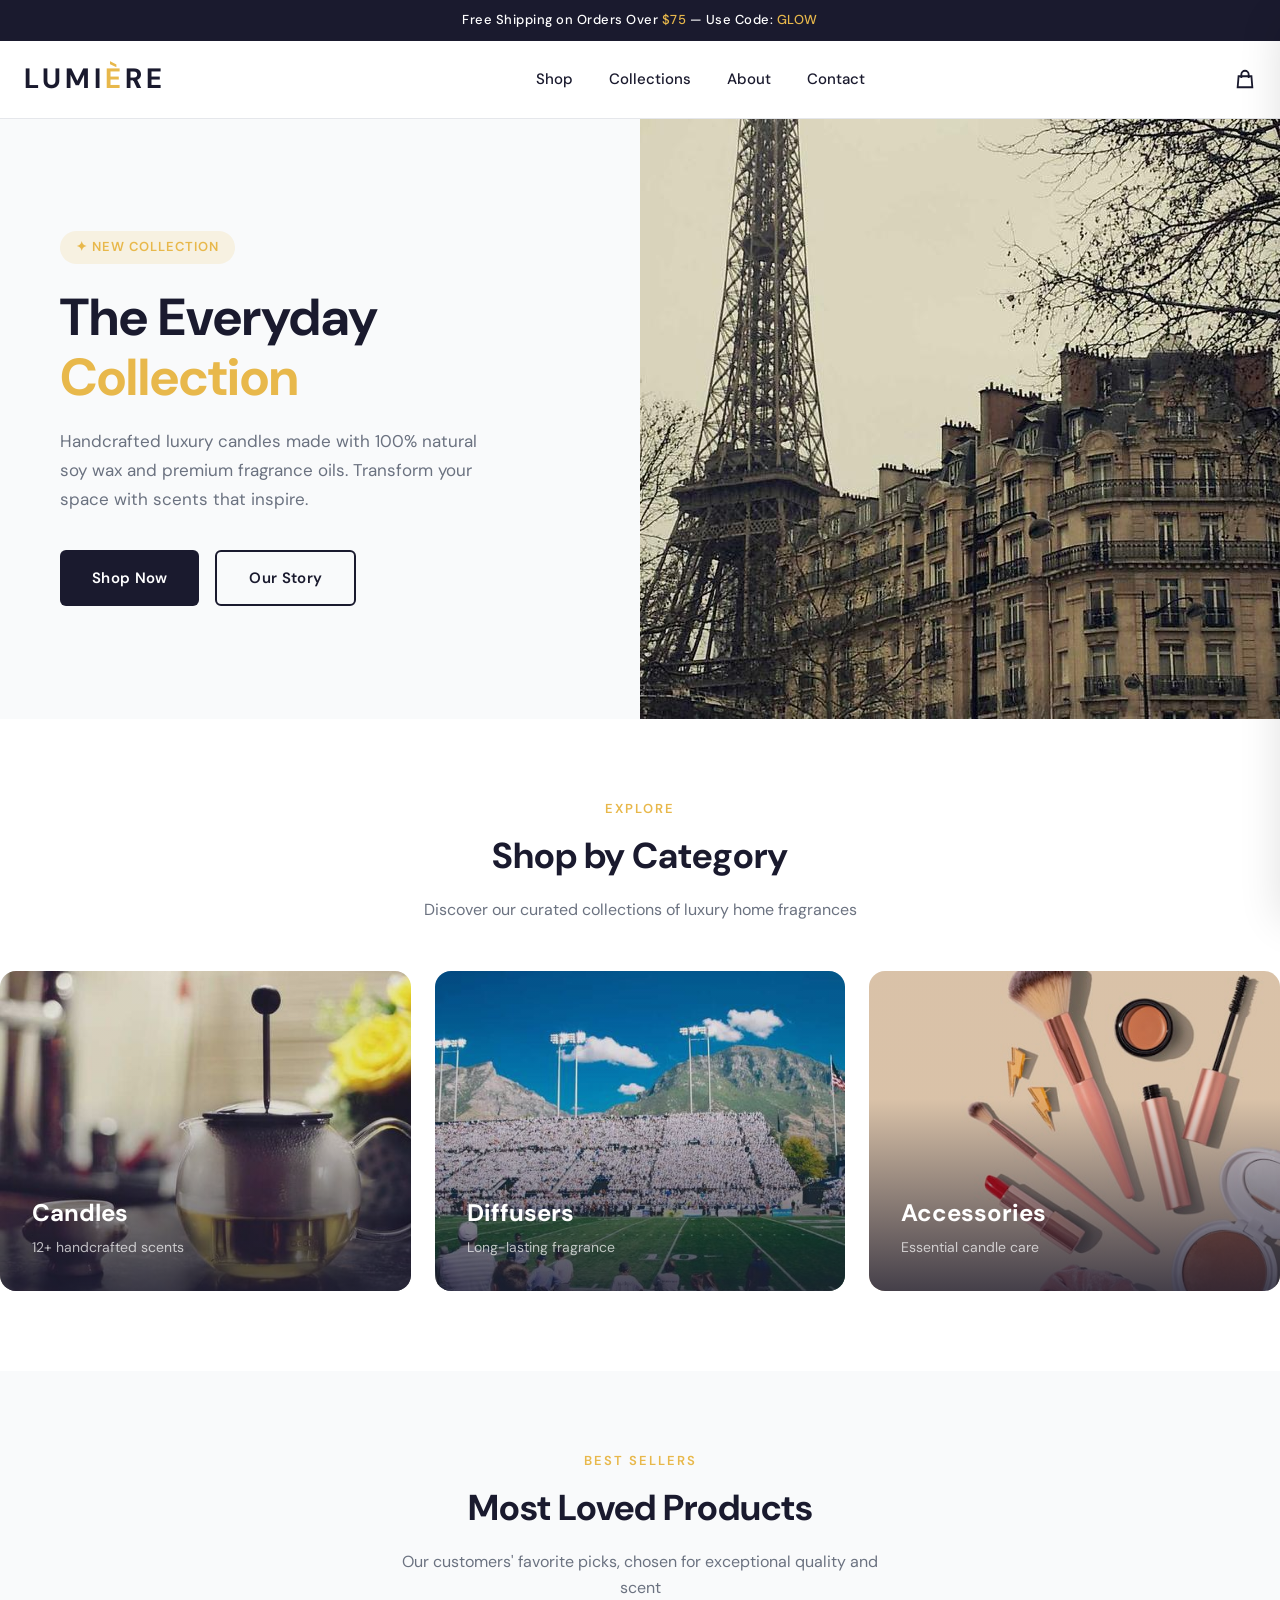
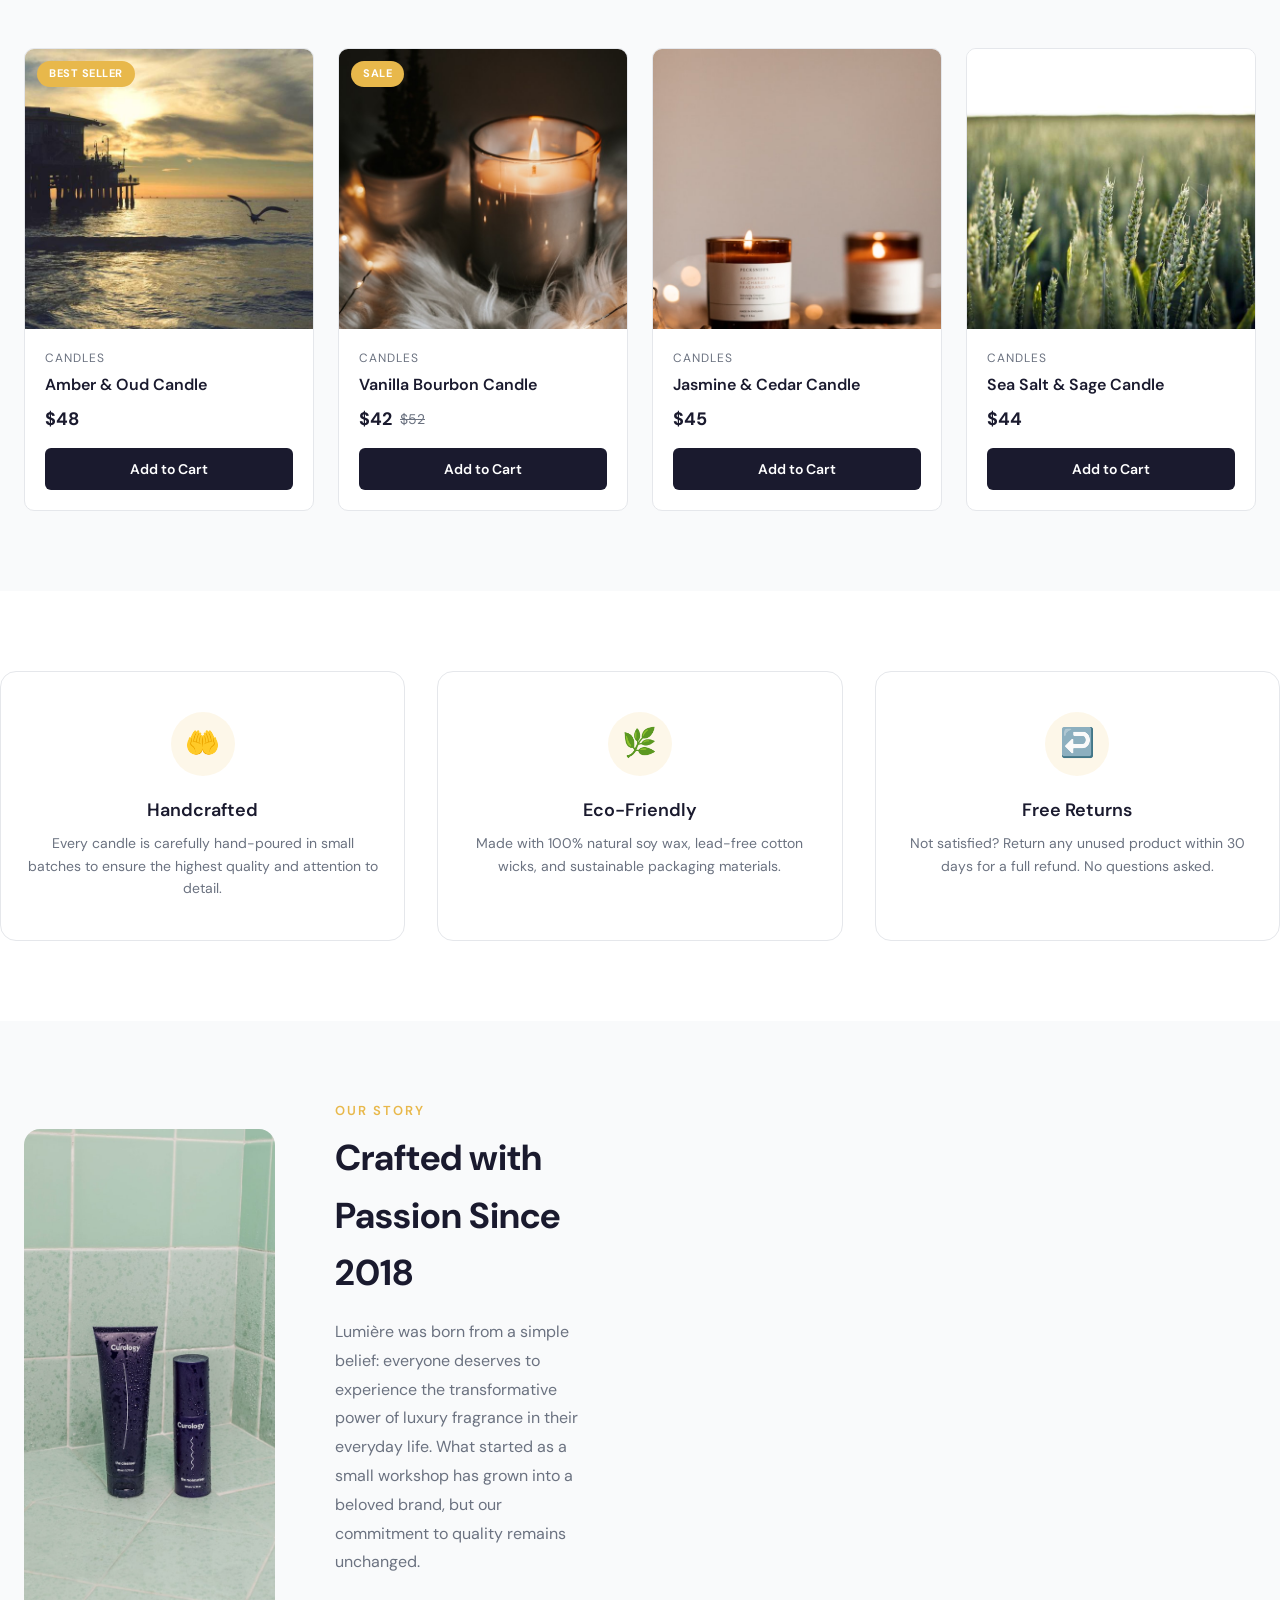
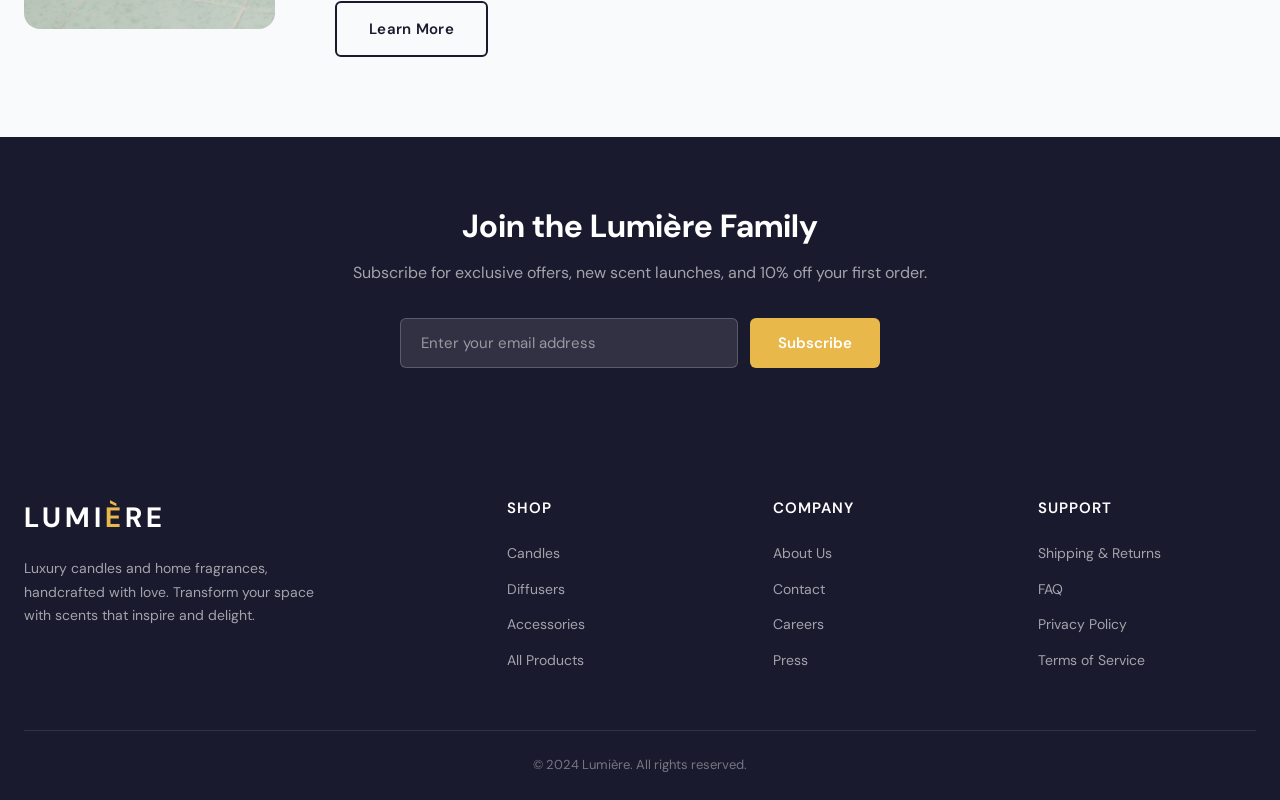
<file: index.html>
<!DOCTYPE html>
<html lang="en">
<head>
  <meta charset="UTF-8">
  <meta name="viewport" content="width=device-width, initial-scale=1.0">
  <title>LUMIÈRE - Luxury Candles & Home Fragrance</title>
  <link rel="stylesheet" href="css/style.css">
  <link rel="icon" href="data:image/svg+xml,<svg xmlns='http://www.w3.org/2000/svg' viewBox='0 0 100 100'><text y='.9em' font-size='90'>🕯️</text></svg>">
</head>
<body>
  <!-- Promo Banner -->
  <div class="promo-banner">
    Free Shipping on Orders Over <span>$75</span> — Use Code: <span>GLOW</span>
  </div>

  <!-- Header -->
  <header class="header">
    <nav class="navbar">
      <a href="index.html" class="logo">LUMI<span>È</span>RE</a>
      <ul class="nav-links">
        <li><a href="shop.html">Shop</a></li>
        <li><a href="shop.html?category=candles">Collections</a></li>
        <li><a href="about.html">About</a></li>
        <li><a href="contact.html">Contact</a></li>
      </ul>
      <div class="nav-actions">
        <button class="cart-btn" onclick="toggleCart()">
          <svg viewBox="0 0 24 24" fill="none" stroke="currentColor" stroke-width="2">
            <path d="M16 11V7a4 4 0 00-8 0v4M5 9h14l1 12H4L5 9z"/>
          </svg>
          <span class="cart-count hidden">0</span>
        </button>
        <button class="mobile-menu-btn" aria-label="Menu">
          <span></span><span></span><span></span>
        </button>
      </div>
    </nav>
  </header>

  <!-- Hero Section -->
  <section class="hero">
    <div class="hero-content">
      <span class="hero-badge">✦ New Collection</span>
      <h1>The Everyday <span>Collection</span></h1>
      <p>Handcrafted luxury candles made with 100% natural soy wax and premium fragrance oils. Transform your space with scents that inspire.</p>
      <div class="hero-buttons">
        <a href="shop.html" class="btn btn-primary">Shop Now</a>
        <a href="about.html" class="btn btn-outline">Our Story</a>
      </div>
    </div>
    <div class="hero-image">
      <img src="images/hero.jpg" alt="Luxury candle collection">
    </div>
  </section>

  <!-- Categories -->
  <section class="section container">
    <div class="section-header">
      <div class="section-label">Explore</div>
      <h2>Shop by Category</h2>
      <p>Discover our curated collections of luxury home fragrances</p>
    </div>
    <div class="categories-grid">
      <a href="shop.html?category=candles" class="category-card">
        <img src="images/category-candles.jpg" alt="Candles">
        <div class="category-overlay">
          <h3>Candles</h3>
          <p>12+ handcrafted scents</p>
        </div>
      </a>
      <a href="shop.html?category=diffusers" class="category-card">
        <img src="images/category-diffusers.jpg" alt="Diffusers">
        <div class="category-overlay">
          <h3>Diffusers</h3>
          <p>Long-lasting fragrance</p>
        </div>
      </a>
      <a href="shop.html?category=accessories" class="category-card">
        <img src="images/category-accessories.jpg" alt="Accessories">
        <div class="category-overlay">
          <h3>Accessories</h3>
          <p>Essential candle care</p>
        </div>
      </a>
    </div>
  </section>

  <!-- Best Sellers -->
  <section class="section" style="background: var(--color-bg-alt);">
    <div class="container">
      <div class="section-header">
        <div class="section-label">Best Sellers</div>
        <h2>Most Loved Products</h2>
        <p>Our customers' favorite picks, chosen for exceptional quality and scent</p>
      </div>
      <div class="products-grid" id="bestsellers"></div>
    </div>
  </section>

  <!-- Features -->
  <section class="section container">
    <div class="features-grid">
      <div class="feature-card">
        <div class="feature-icon">🤲</div>
        <h3>Handcrafted</h3>
        <p>Every candle is carefully hand-poured in small batches to ensure the highest quality and attention to detail.</p>
      </div>
      <div class="feature-card">
        <div class="feature-icon">🌿</div>
        <h3>Eco-Friendly</h3>
        <p>Made with 100% natural soy wax, lead-free cotton wicks, and sustainable packaging materials.</p>
      </div>
      <div class="feature-card">
        <div class="feature-icon">↩️</div>
        <h3>Free Returns</h3>
        <p>Not satisfied? Return any unused product within 30 days for a full refund. No questions asked.</p>
      </div>
    </div>
  </section>

  <!-- About Preview -->
  <section class="about-preview">
    <div class="container" style="display:grid;grid-template-columns:1fr 1fr;gap:60px;align-items:center;">
      <div class="about-preview-image">
        <img src="images/about.jpg" alt="Our Story">
      </div>
      <div class="about-preview-content">
        <div class="section-label">Our Story</div>
        <h2>Crafted with Passion Since 2018</h2>
        <p>Lumière was born from a simple belief: everyone deserves to experience the transformative power of luxury fragrance in their everyday life. What started as a small workshop has grown into a beloved brand, but our commitment to quality remains unchanged.</p>
        <a href="about.html" class="btn btn-outline">Learn More</a>
      </div>
    </div>
  </section>

  <!-- Newsletter -->
  <section class="newsletter">
    <div class="container">
      <h2>Join the Lumière Family</h2>
      <p>Subscribe for exclusive offers, new scent launches, and 10% off your first order.</p>
      <form class="newsletter-form" id="newsletter-form">
        <input type="email" placeholder="Enter your email address" required>
        <button type="submit">Subscribe</button>
      </form>
    </div>
  </section>

  <!-- Footer -->
  <footer class="footer">
    <div class="container">
      <div class="footer-grid">
        <div class="footer-brand">
          <a href="index.html" class="logo">LUMI<span>È</span>RE</a>
          <p>Luxury candles and home fragrances, handcrafted with love. Transform your space with scents that inspire and delight.</p>
        </div>
        <div>
          <h4>Shop</h4>
          <ul>
            <li><a href="shop.html?category=candles">Candles</a></li>
            <li><a href="shop.html?category=diffusers">Diffusers</a></li>
            <li><a href="shop.html?category=accessories">Accessories</a></li>
            <li><a href="shop.html">All Products</a></li>
          </ul>
        </div>
        <div>
          <h4>Company</h4>
          <ul>
            <li><a href="about.html">About Us</a></li>
            <li><a href="contact.html">Contact</a></li>
            <li><a href="#">Careers</a></li>
            <li><a href="#">Press</a></li>
          </ul>
        </div>
        <div>
          <h4>Support</h4>
          <ul>
            <li><a href="#">Shipping & Returns</a></li>
            <li><a href="#">FAQ</a></li>
            <li><a href="#">Privacy Policy</a></li>
            <li><a href="#">Terms of Service</a></li>
          </ul>
        </div>
      </div>
      <div class="footer-bottom">
        <p>&copy; 2024 Lumière. All rights reserved.</p>
      </div>
    </div>
  </footer>

  <!-- Cart Sidebar -->
  <div class="cart-overlay" id="cart-overlay" onclick="toggleCart()"></div>
  <div class="cart-sidebar" id="cart-sidebar">
    <div class="cart-header">
      <h3>Your Cart</h3>
      <button class="cart-close" onclick="toggleCart()">✕</button>
    </div>
    <div class="cart-items" id="cart-items"></div>
    <div class="cart-footer" id="cart-footer" style="display:none;">
      <div class="cart-subtotal"><span>Subtotal</span><span id="cart-subtotal">$0.00</span></div>
      <div class="cart-total"><span>Total</span><span id="cart-total">$0.00</span></div>
      <button class="checkout-btn" onclick="showToast('Checkout coming soon!', 'success')">Proceed to Checkout</button>
    </div>
  </div>

  <!-- Toast Container -->
  <div class="toast-container" id="toast-container"></div>

  <script src="js/main.js"></script>
  <script>
    // Render best sellers on homepage
    document.addEventListener('DOMContentLoaded', () => {
      const grid = document.getElementById('bestsellers');
      if (grid) {
        const featured = PRODUCTS.filter(p => p.featured).slice(0, 4);
        grid.innerHTML = featured.map(p => renderProductCard(p)).join('');
      }
    });
  </script>
</body>
</html>
</file>
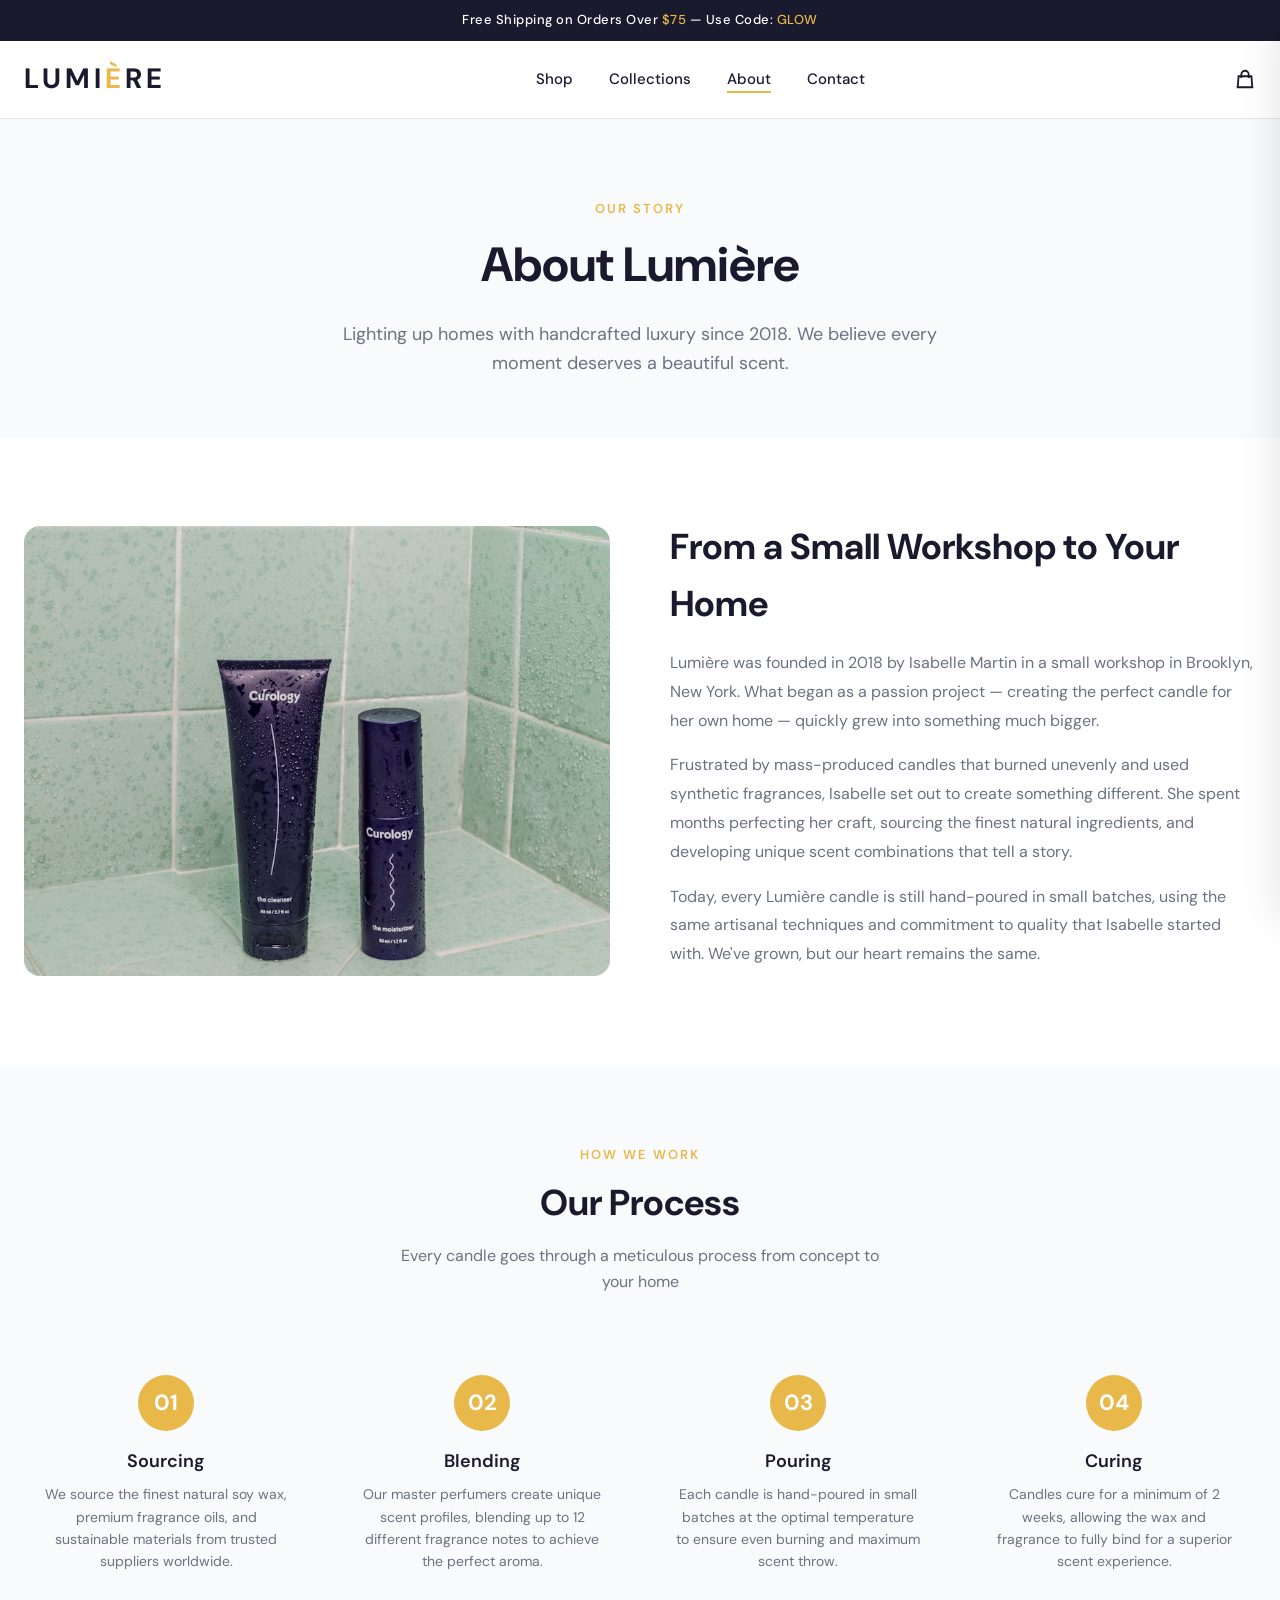
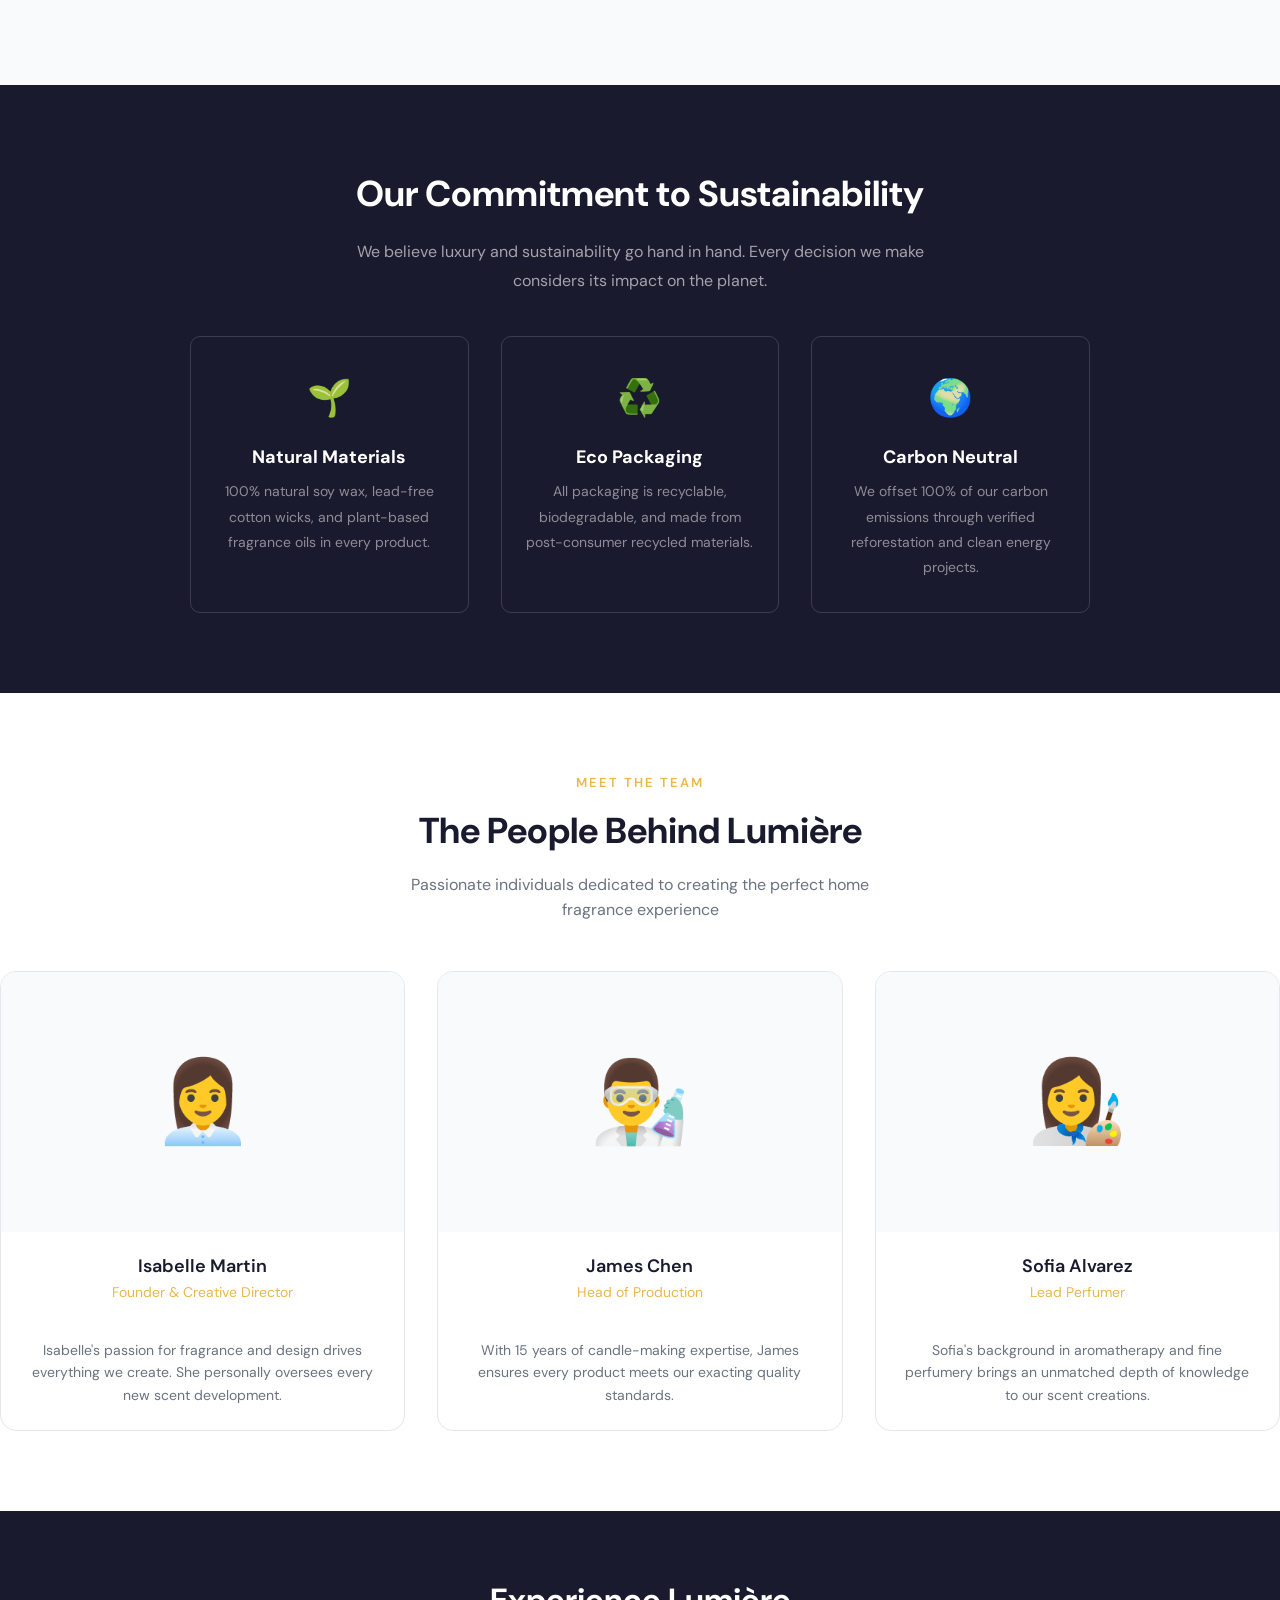
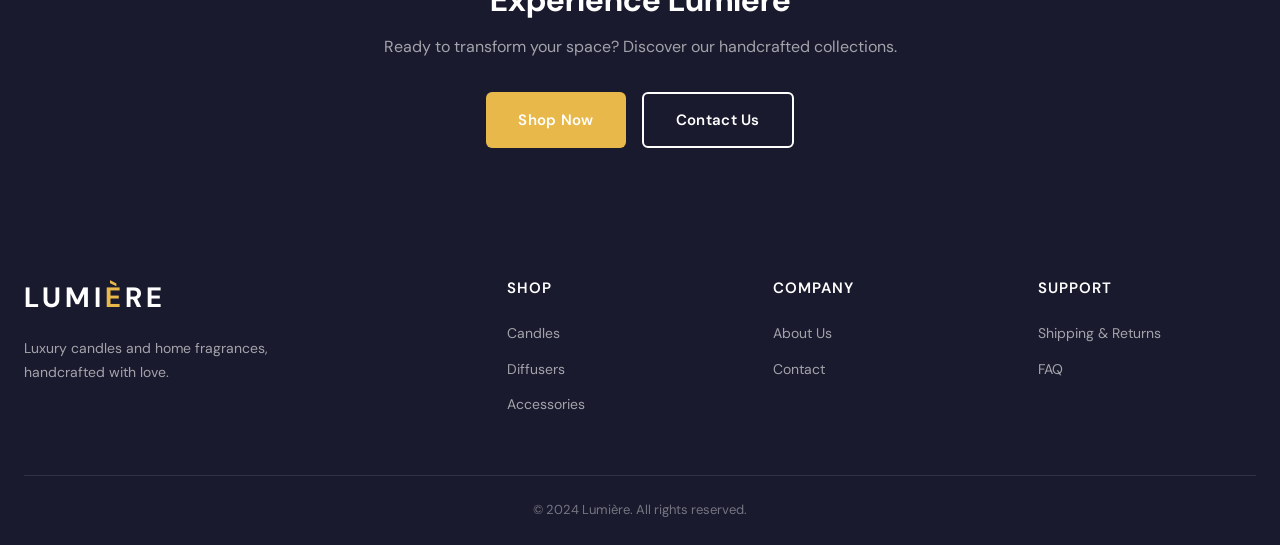
<file: about.html>
<!DOCTYPE html>
<html lang="en">
<head>
  <meta charset="UTF-8">
  <meta name="viewport" content="width=device-width, initial-scale=1.0">
  <title>About - LUMIÈRE</title>
  <link rel="stylesheet" href="css/style.css">
  <link rel="icon" href="data:image/svg+xml,<svg xmlns='http://www.w3.org/2000/svg' viewBox='0 0 100 100'><text y='.9em' font-size='90'>🕯️</text></svg>">
</head>
<body>
  <!-- Promo Banner -->
  <div class="promo-banner">
    Free Shipping on Orders Over <span>$75</span> — Use Code: <span>GLOW</span>
  </div>

  <!-- Header -->
  <header class="header">
    <nav class="navbar">
      <a href="index.html" class="logo">LUMI<span>È</span>RE</a>
      <ul class="nav-links">
        <li><a href="shop.html">Shop</a></li>
        <li><a href="shop.html?category=candles">Collections</a></li>
        <li><a href="about.html" class="active">About</a></li>
        <li><a href="contact.html">Contact</a></li>
      </ul>
      <div class="nav-actions">
        <button class="cart-btn" onclick="toggleCart()">
          <svg viewBox="0 0 24 24" fill="none" stroke="currentColor" stroke-width="2">
            <path d="M16 11V7a4 4 0 00-8 0v4M5 9h14l1 12H4L5 9z"/>
          </svg>
          <span class="cart-count hidden">0</span>
        </button>
        <button class="mobile-menu-btn" aria-label="Menu">
          <span></span><span></span><span></span>
        </button>
      </div>
    </nav>
  </header>

  <!-- About Hero -->
  <section class="about-hero">
    <div class="container">
      <div class="section-label">Our Story</div>
      <h1>About Lumière</h1>
      <p>Lighting up homes with handcrafted luxury since 2018. We believe every moment deserves a beautiful scent.</p>
    </div>
  </section>

  <!-- Brand Story -->
  <section class="container">
    <div class="about-story">
      <div class="about-story-image">
        <img src="images/about.jpg" alt="Our workshop">
      </div>
      <div>
        <h2>From a Small Workshop to Your Home</h2>
        <p>Lumière was founded in 2018 by Isabelle Martin in a small workshop in Brooklyn, New York. What began as a passion project — creating the perfect candle for her own home — quickly grew into something much bigger.</p>
        <p>Frustrated by mass-produced candles that burned unevenly and used synthetic fragrances, Isabelle set out to create something different. She spent months perfecting her craft, sourcing the finest natural ingredients, and developing unique scent combinations that tell a story.</p>
        <p>Today, every Lumière candle is still hand-poured in small batches, using the same artisanal techniques and commitment to quality that Isabelle started with. We've grown, but our heart remains the same.</p>
      </div>
    </div>
  </section>

  <!-- Our Process -->
  <section class="section" style="background: var(--color-bg-alt);">
    <div class="container">
      <div class="section-header">
        <div class="section-label">How We Work</div>
        <h2>Our Process</h2>
        <p>Every candle goes through a meticulous process from concept to your home</p>
      </div>
      <div class="process-grid">
        <div class="process-card">
          <div class="process-number">01</div>
          <h3>Sourcing</h3>
          <p>We source the finest natural soy wax, premium fragrance oils, and sustainable materials from trusted suppliers worldwide.</p>
        </div>
        <div class="process-card">
          <div class="process-number">02</div>
          <h3>Blending</h3>
          <p>Our master perfumers create unique scent profiles, blending up to 12 different fragrance notes to achieve the perfect aroma.</p>
        </div>
        <div class="process-card">
          <div class="process-number">03</div>
          <h3>Pouring</h3>
          <p>Each candle is hand-poured in small batches at the optimal temperature to ensure even burning and maximum scent throw.</p>
        </div>
        <div class="process-card">
          <div class="process-number">04</div>
          <h3>Curing</h3>
          <p>Candles cure for a minimum of 2 weeks, allowing the wax and fragrance to fully bind for a superior scent experience.</p>
        </div>
      </div>
    </div>
  </section>

  <!-- Sustainability -->
  <section class="sustainability">
    <div class="container">
      <h2>Our Commitment to Sustainability</h2>
      <p>We believe luxury and sustainability go hand in hand. Every decision we make considers its impact on the planet.</p>
      <div class="sustainability-features">
        <div class="sust-card">
          <div class="sust-icon">🌱</div>
          <h3>Natural Materials</h3>
          <p>100% natural soy wax, lead-free cotton wicks, and plant-based fragrance oils in every product.</p>
        </div>
        <div class="sust-card">
          <div class="sust-icon">♻️</div>
          <h3>Eco Packaging</h3>
          <p>All packaging is recyclable, biodegradable, and made from post-consumer recycled materials.</p>
        </div>
        <div class="sust-card">
          <div class="sust-icon">🌍</div>
          <h3>Carbon Neutral</h3>
          <p>We offset 100% of our carbon emissions through verified reforestation and clean energy projects.</p>
        </div>
      </div>
    </div>
  </section>

  <!-- Team -->
  <section class="section container">
    <div class="section-header">
      <div class="section-label">Meet the Team</div>
      <h2>The People Behind Lumière</h2>
      <p>Passionate individuals dedicated to creating the perfect home fragrance experience</p>
    </div>
    <div class="team-grid">
      <div class="team-card">
        <div class="team-avatar">👩‍💼</div>
        <h3>Isabelle Martin</h3>
        <p class="team-role">Founder & Creative Director</p>
        <p>Isabelle's passion for fragrance and design drives everything we create. She personally oversees every new scent development.</p>
      </div>
      <div class="team-card">
        <div class="team-avatar">👨‍🔬</div>
        <h3>James Chen</h3>
        <p class="team-role">Head of Production</p>
        <p>With 15 years of candle-making expertise, James ensures every product meets our exacting quality standards.</p>
      </div>
      <div class="team-card">
        <div class="team-avatar">👩‍🎨</div>
        <h3>Sofia Alvarez</h3>
        <p class="team-role">Lead Perfumer</p>
        <p>Sofia's background in aromatherapy and fine perfumery brings an unmatched depth of knowledge to our scent creations.</p>
      </div>
    </div>
  </section>

  <!-- CTA -->
  <section class="newsletter">
    <div class="container">
      <h2>Experience Lumière</h2>
      <p>Ready to transform your space? Discover our handcrafted collections.</p>
      <div style="display:flex;gap:16px;justify-content:center;">
        <a href="shop.html" class="btn btn-secondary">Shop Now</a>
        <a href="contact.html" class="btn btn-outline" style="border-color:#fff;color:#fff;">Contact Us</a>
      </div>
    </div>
  </section>

  <!-- Footer -->
  <footer class="footer">
    <div class="container">
      <div class="footer-grid">
        <div class="footer-brand">
          <a href="index.html" class="logo">LUMI<span>È</span>RE</a>
          <p>Luxury candles and home fragrances, handcrafted with love.</p>
        </div>
        <div>
          <h4>Shop</h4>
          <ul>
            <li><a href="shop.html?category=candles">Candles</a></li>
            <li><a href="shop.html?category=diffusers">Diffusers</a></li>
            <li><a href="shop.html?category=accessories">Accessories</a></li>
          </ul>
        </div>
        <div>
          <h4>Company</h4>
          <ul>
            <li><a href="about.html">About Us</a></li>
            <li><a href="contact.html">Contact</a></li>
          </ul>
        </div>
        <div>
          <h4>Support</h4>
          <ul>
            <li><a href="#">Shipping & Returns</a></li>
            <li><a href="#">FAQ</a></li>
          </ul>
        </div>
      </div>
      <div class="footer-bottom">
        <p>&copy; 2024 Lumière. All rights reserved.</p>
      </div>
    </div>
  </footer>

  <!-- Cart Sidebar -->
  <div class="cart-overlay" id="cart-overlay" onclick="toggleCart()"></div>
  <div class="cart-sidebar" id="cart-sidebar">
    <div class="cart-header">
      <h3>Your Cart</h3>
      <button class="cart-close" onclick="toggleCart()">✕</button>
    </div>
    <div class="cart-items" id="cart-items"></div>
    <div class="cart-footer" id="cart-footer" style="display:none;">
      <div class="cart-subtotal"><span>Subtotal</span><span id="cart-subtotal">$0.00</span></div>
      <div class="cart-total"><span>Total</span><span id="cart-total">$0.00</span></div>
      <button class="checkout-btn" onclick="showToast('Checkout coming soon!', 'success')">Proceed to Checkout</button>
    </div>
  </div>

  <!-- Toast Container -->
  <div class="toast-container" id="toast-container"></div>

  <script src="js/main.js"></script>
</body>
</html>
</file>
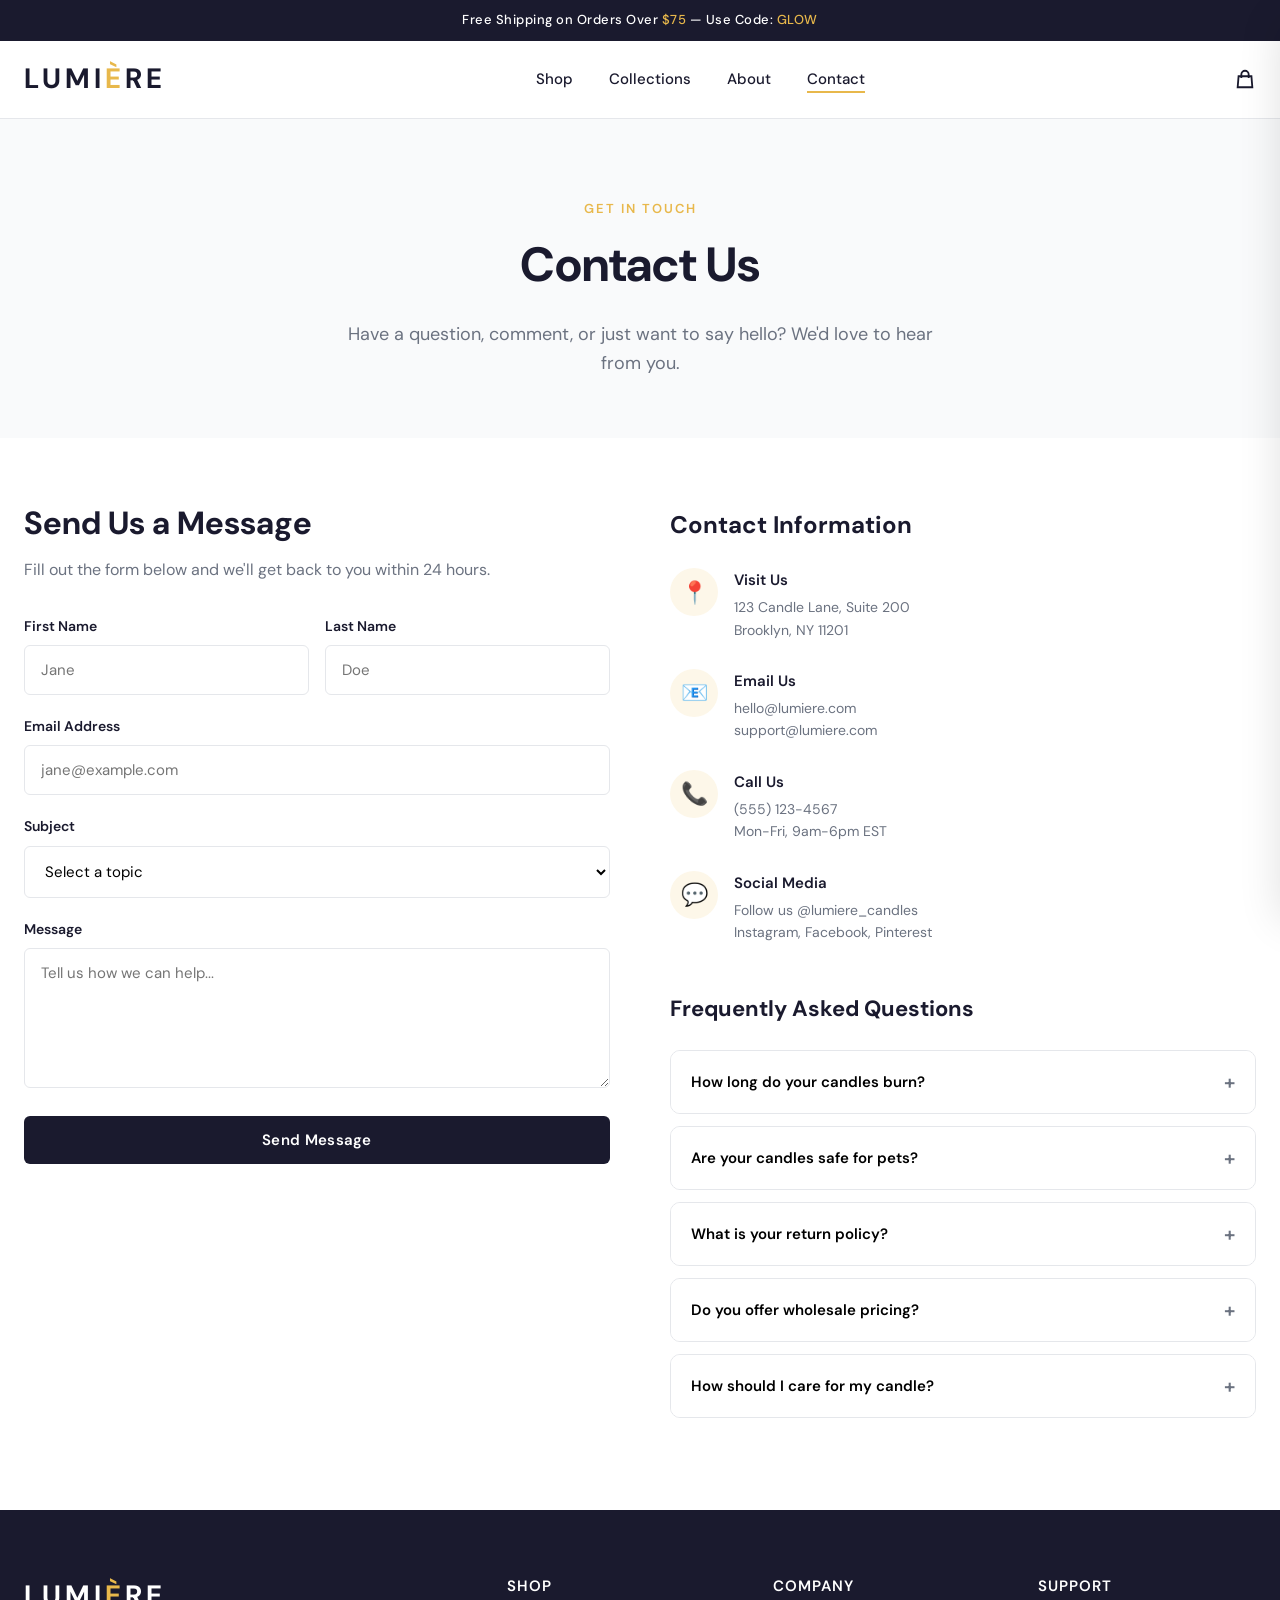
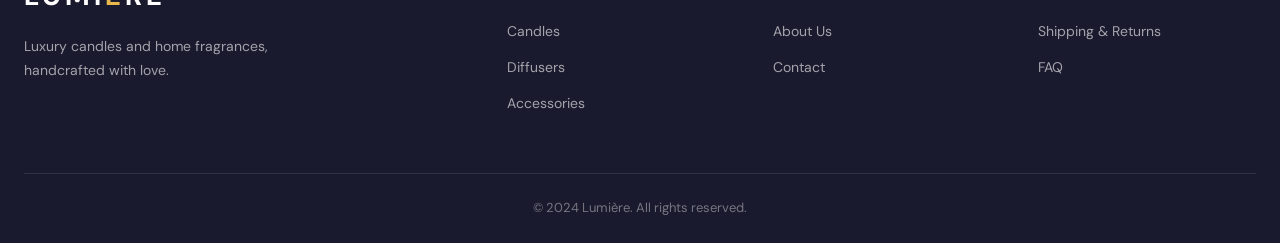
<file: contact.html>
<!DOCTYPE html>
<html lang="en">
<head>
  <meta charset="UTF-8">
  <meta name="viewport" content="width=device-width, initial-scale=1.0">
  <title>Contact - LUMIÈRE</title>
  <link rel="stylesheet" href="css/style.css">
  <link rel="icon" href="data:image/svg+xml,<svg xmlns='http://www.w3.org/2000/svg' viewBox='0 0 100 100'><text y='.9em' font-size='90'>🕯️</text></svg>">
</head>
<body>
  <!-- Promo Banner -->
  <div class="promo-banner">
    Free Shipping on Orders Over <span>$75</span> — Use Code: <span>GLOW</span>
  </div>

  <!-- Header -->
  <header class="header">
    <nav class="navbar">
      <a href="index.html" class="logo">LUMI<span>È</span>RE</a>
      <ul class="nav-links">
        <li><a href="shop.html">Shop</a></li>
        <li><a href="shop.html?category=candles">Collections</a></li>
        <li><a href="about.html">About</a></li>
        <li><a href="contact.html" class="active">Contact</a></li>
      </ul>
      <div class="nav-actions">
        <button class="cart-btn" onclick="toggleCart()">
          <svg viewBox="0 0 24 24" fill="none" stroke="currentColor" stroke-width="2">
            <path d="M16 11V7a4 4 0 00-8 0v4M5 9h14l1 12H4L5 9z"/>
          </svg>
          <span class="cart-count hidden">0</span>
        </button>
        <button class="mobile-menu-btn" aria-label="Menu">
          <span></span><span></span><span></span>
        </button>
      </div>
    </nav>
  </header>

  <!-- Contact Hero -->
  <section class="about-hero">
    <div class="container">
      <div class="section-label">Get in Touch</div>
      <h1>Contact Us</h1>
      <p>Have a question, comment, or just want to say hello? We'd love to hear from you.</p>
    </div>
  </section>

  <!-- Contact Content -->
  <div class="container">
    <div class="contact-layout">
      <!-- Contact Form -->
      <div class="contact-form">
        <h2>Send Us a Message</h2>
        <p>Fill out the form below and we'll get back to you within 24 hours.</p>
        <form id="contact-form">
          <div class="form-row">
            <div class="form-group">
              <label for="first-name">First Name</label>
              <input type="text" id="first-name" placeholder="Jane" required>
            </div>
            <div class="form-group">
              <label for="last-name">Last Name</label>
              <input type="text" id="last-name" placeholder="Doe" required>
            </div>
          </div>
          <div class="form-group">
            <label for="email">Email Address</label>
            <input type="email" id="email" placeholder="jane@example.com" required>
          </div>
          <div class="form-group">
            <label for="subject">Subject</label>
            <select id="subject" required>
              <option value="">Select a topic</option>
              <option value="order">Order Inquiry</option>
              <option value="product">Product Question</option>
              <option value="shipping">Shipping & Returns</option>
              <option value="wholesale">Wholesale</option>
              <option value="press">Press & Media</option>
              <option value="other">Other</option>
            </select>
          </div>
          <div class="form-group">
            <label for="message">Message</label>
            <textarea id="message" placeholder="Tell us how we can help..." required></textarea>
          </div>
          <button type="submit" class="btn btn-primary" style="width:100%;">Send Message</button>
        </form>
      </div>

      <!-- Contact Info -->
      <div class="contact-info">
        <h3>Contact Information</h3>

        <div class="info-item">
          <div class="info-icon">📍</div>
          <div>
            <h4>Visit Us</h4>
            <p>123 Candle Lane, Suite 200<br>Brooklyn, NY 11201</p>
          </div>
        </div>

        <div class="info-item">
          <div class="info-icon">📧</div>
          <div>
            <h4>Email Us</h4>
            <p>hello@lumiere.com<br>support@lumiere.com</p>
          </div>
        </div>

        <div class="info-item">
          <div class="info-icon">📞</div>
          <div>
            <h4>Call Us</h4>
            <p>(555) 123-4567<br>Mon-Fri, 9am-6pm EST</p>
          </div>
        </div>

        <div class="info-item">
          <div class="info-icon">💬</div>
          <div>
            <h4>Social Media</h4>
            <p>Follow us @lumiere_candles<br>Instagram, Facebook, Pinterest</p>
          </div>
        </div>

        <!-- FAQ -->
        <div class="faq-section">
          <h3>Frequently Asked Questions</h3>

          <div class="faq-item">
            <button class="faq-question">
              How long do your candles burn?
              <span>+</span>
            </button>
            <div class="faq-answer">
              <p>Our small candles (4oz) burn for approximately 25-30 hours, medium (8oz) for 50-60 hours, and large (16oz) for 80-100 hours. Burn times may vary based on environmental conditions and how you maintain your candle.</p>
            </div>
          </div>

          <div class="faq-item">
            <button class="faq-question">
              Are your candles safe for pets?
              <span>+</span>
            </button>
            <div class="faq-answer">
              <p>Our candles are made with 100% natural soy wax and premium fragrance oils. While we avoid known harmful ingredients, we always recommend consulting your veterinarian if you have specific concerns about pets and scented products.</p>
            </div>
          </div>

          <div class="faq-item">
            <button class="faq-question">
              What is your return policy?
              <span>+</span>
            </button>
            <div class="faq-answer">
              <p>We offer free returns within 30 days on all unused products in their original packaging. Simply contact us at returns@lumiere.com to initiate a return and we'll provide a prepaid shipping label.</p>
            </div>
          </div>

          <div class="faq-item">
            <button class="faq-question">
              Do you offer wholesale pricing?
              <span>+</span>
            </button>
            <div class="faq-answer">
              <p>Yes! We offer competitive wholesale pricing for retailers, hotels, spas, and other businesses. Please contact us at wholesale@lumiere.com with your business details and we'll be happy to discuss our wholesale program.</p>
            </div>
          </div>

          <div class="faq-item">
            <button class="faq-question">
              How should I care for my candle?
              <span>+</span>
            </button>
            <div class="faq-answer">
              <p>For the best experience, trim the wick to 1/4 inch before each use. Allow the wax to melt across the entire surface on the first burn to prevent tunneling. Burn for no more than 4 hours at a time and always place on a heat-resistant surface.</p>
            </div>
          </div>
        </div>
      </div>
    </div>
  </div>

  <!-- Footer -->
  <footer class="footer">
    <div class="container">
      <div class="footer-grid">
        <div class="footer-brand">
          <a href="index.html" class="logo">LUMI<span>È</span>RE</a>
          <p>Luxury candles and home fragrances, handcrafted with love.</p>
        </div>
        <div>
          <h4>Shop</h4>
          <ul>
            <li><a href="shop.html?category=candles">Candles</a></li>
            <li><a href="shop.html?category=diffusers">Diffusers</a></li>
            <li><a href="shop.html?category=accessories">Accessories</a></li>
          </ul>
        </div>
        <div>
          <h4>Company</h4>
          <ul>
            <li><a href="about.html">About Us</a></li>
            <li><a href="contact.html">Contact</a></li>
          </ul>
        </div>
        <div>
          <h4>Support</h4>
          <ul>
            <li><a href="#">Shipping & Returns</a></li>
            <li><a href="#">FAQ</a></li>
          </ul>
        </div>
      </div>
      <div class="footer-bottom">
        <p>&copy; 2024 Lumière. All rights reserved.</p>
      </div>
    </div>
  </footer>

  <!-- Cart Sidebar -->
  <div class="cart-overlay" id="cart-overlay" onclick="toggleCart()"></div>
  <div class="cart-sidebar" id="cart-sidebar">
    <div class="cart-header">
      <h3>Your Cart</h3>
      <button class="cart-close" onclick="toggleCart()">✕</button>
    </div>
    <div class="cart-items" id="cart-items"></div>
    <div class="cart-footer" id="cart-footer" style="display:none;">
      <div class="cart-subtotal"><span>Subtotal</span><span id="cart-subtotal">$0.00</span></div>
      <div class="cart-total"><span>Total</span><span id="cart-total">$0.00</span></div>
      <button class="checkout-btn" onclick="showToast('Checkout coming soon!', 'success')">Proceed to Checkout</button>
    </div>
  </div>

  <!-- Toast Container -->
  <div class="toast-container" id="toast-container"></div>

  <script src="js/main.js"></script>
</body>
</html>
</file>
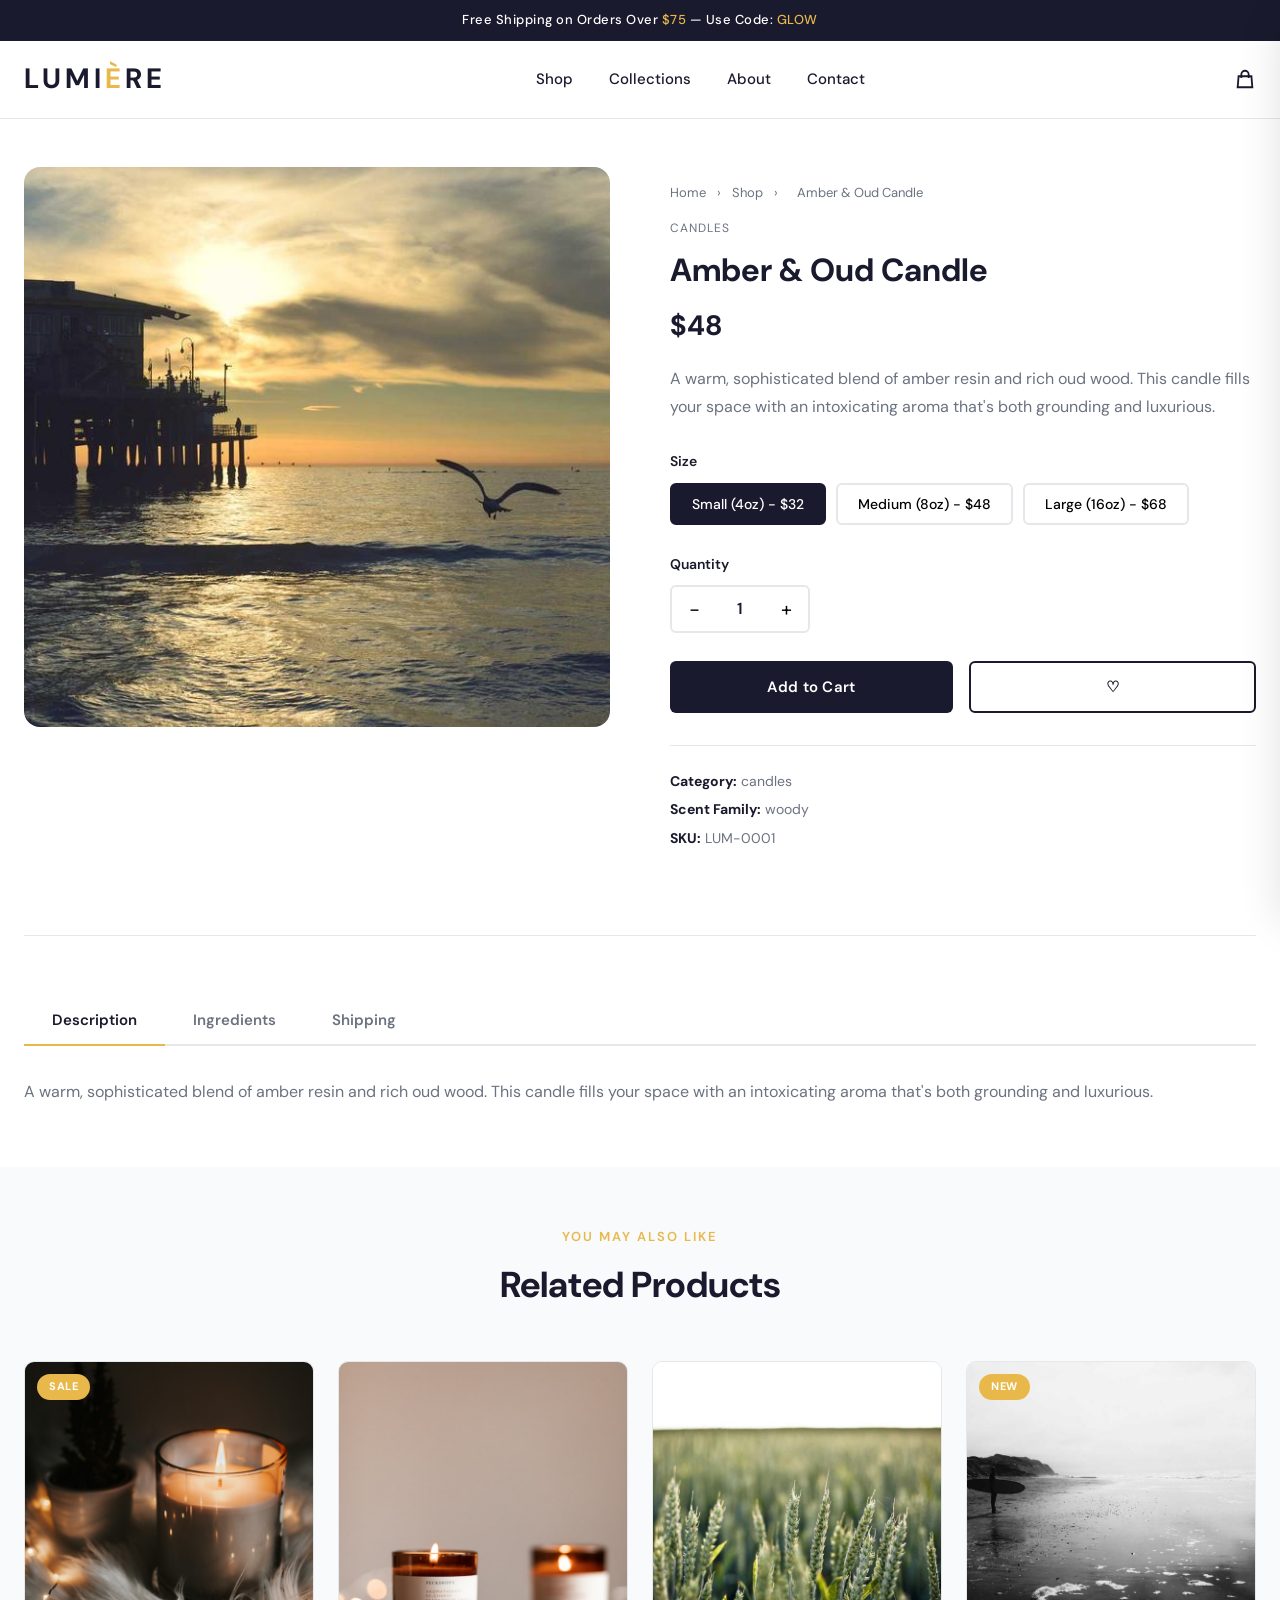
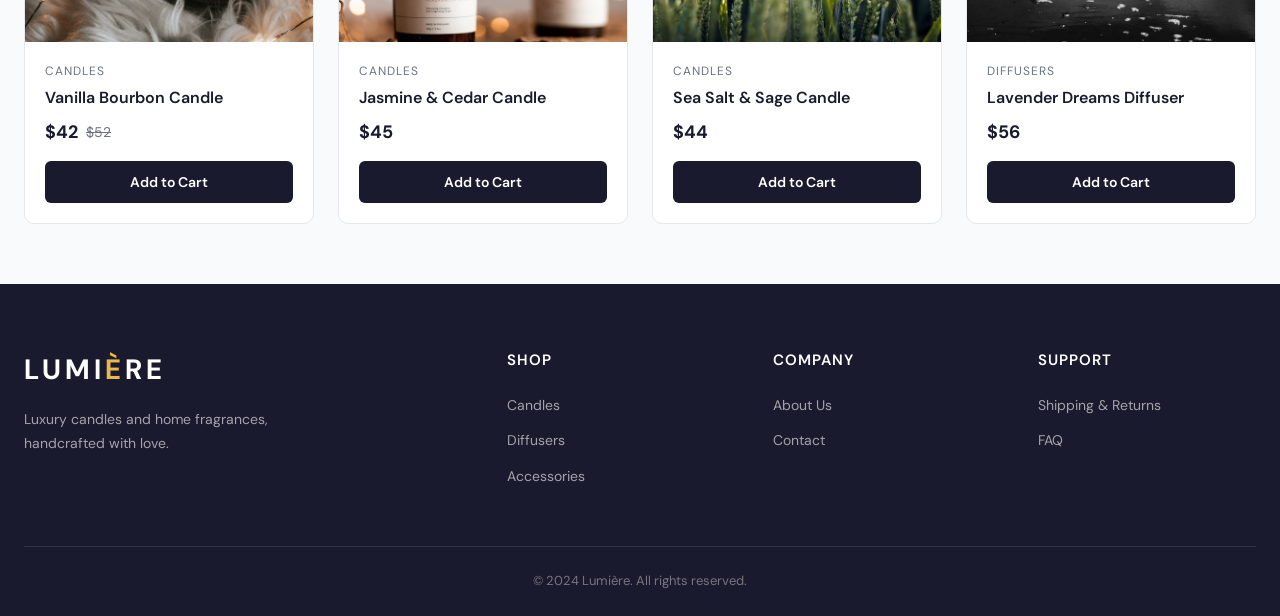
<file: product.html>
<!DOCTYPE html>
<html lang="en">
<head>
  <meta charset="UTF-8">
  <meta name="viewport" content="width=device-width, initial-scale=1.0">
  <title>Product - LUMIÈRE</title>
  <link rel="stylesheet" href="css/style.css">
  <link rel="icon" href="data:image/svg+xml,<svg xmlns='http://www.w3.org/2000/svg' viewBox='0 0 100 100'><text y='.9em' font-size='90'>🕯️</text></svg>">
</head>
<body>
  <!-- Promo Banner -->
  <div class="promo-banner">
    Free Shipping on Orders Over <span>$75</span> — Use Code: <span>GLOW</span>
  </div>

  <!-- Header -->
  <header class="header">
    <nav class="navbar">
      <a href="index.html" class="logo">LUMI<span>È</span>RE</a>
      <ul class="nav-links">
        <li><a href="shop.html">Shop</a></li>
        <li><a href="shop.html?category=candles">Collections</a></li>
        <li><a href="about.html">About</a></li>
        <li><a href="contact.html">Contact</a></li>
      </ul>
      <div class="nav-actions">
        <button class="cart-btn" onclick="toggleCart()">
          <svg viewBox="0 0 24 24" fill="none" stroke="currentColor" stroke-width="2">
            <path d="M16 11V7a4 4 0 00-8 0v4M5 9h14l1 12H4L5 9z"/>
          </svg>
          <span class="cart-count hidden">0</span>
        </button>
        <button class="mobile-menu-btn" aria-label="Menu">
          <span></span><span></span><span></span>
        </button>
      </div>
    </nav>
  </header>

  <!-- Product Detail -->
  <div class="container">
    <div class="product-detail" id="product-detail">
      <!-- Populated by JS -->
    </div>

    <!-- Tabs -->
    <div class="product-tabs">
      <div class="tab-buttons">
        <button class="tab-btn active" data-tab="tab-description">Description</button>
        <button class="tab-btn" data-tab="tab-ingredients">Ingredients</button>
        <button class="tab-btn" data-tab="tab-shipping">Shipping</button>
      </div>
      <div class="tab-content active" id="tab-description"></div>
      <div class="tab-content" id="tab-ingredients"></div>
      <div class="tab-content" id="tab-shipping">
        <h3 style="margin-bottom:12px;">Shipping Information</h3>
        <p><strong>Free Shipping:</strong> On all orders over $75 within the continental US.</p>
        <p><strong>Standard Shipping:</strong> 5-7 business days — $5.95</p>
        <p><strong>Express Shipping:</strong> 2-3 business days — $12.95</p>
        <p style="margin-top:12px;">All orders are carefully packaged in our signature gift box. We use eco-friendly, recyclable packaging materials to minimize our environmental impact.</p>
        <p style="margin-top:12px;"><strong>Returns:</strong> We offer free returns within 30 days on all unused products. Contact us at returns@lumiere.com to initiate a return.</p>
      </div>
    </div>
  </div>

  <!-- Related Products -->
  <section class="related-products">
    <div class="container">
      <div class="section-header">
        <div class="section-label">You May Also Like</div>
        <h2>Related Products</h2>
      </div>
      <div class="products-grid" id="related-products-grid"></div>
    </div>
  </section>

  <!-- Footer -->
  <footer class="footer">
    <div class="container">
      <div class="footer-grid">
        <div class="footer-brand">
          <a href="index.html" class="logo">LUMI<span>È</span>RE</a>
          <p>Luxury candles and home fragrances, handcrafted with love.</p>
        </div>
        <div>
          <h4>Shop</h4>
          <ul>
            <li><a href="shop.html?category=candles">Candles</a></li>
            <li><a href="shop.html?category=diffusers">Diffusers</a></li>
            <li><a href="shop.html?category=accessories">Accessories</a></li>
          </ul>
        </div>
        <div>
          <h4>Company</h4>
          <ul>
            <li><a href="about.html">About Us</a></li>
            <li><a href="contact.html">Contact</a></li>
          </ul>
        </div>
        <div>
          <h4>Support</h4>
          <ul>
            <li><a href="#">Shipping & Returns</a></li>
            <li><a href="#">FAQ</a></li>
          </ul>
        </div>
      </div>
      <div class="footer-bottom">
        <p>&copy; 2024 Lumière. All rights reserved.</p>
      </div>
    </div>
  </footer>

  <!-- Cart Sidebar -->
  <div class="cart-overlay" id="cart-overlay" onclick="toggleCart()"></div>
  <div class="cart-sidebar" id="cart-sidebar">
    <div class="cart-header">
      <h3>Your Cart</h3>
      <button class="cart-close" onclick="toggleCart()">✕</button>
    </div>
    <div class="cart-items" id="cart-items"></div>
    <div class="cart-footer" id="cart-footer" style="display:none;">
      <div class="cart-subtotal"><span>Subtotal</span><span id="cart-subtotal">$0.00</span></div>
      <div class="cart-total"><span>Total</span><span id="cart-total">$0.00</span></div>
      <button class="checkout-btn" onclick="showToast('Checkout coming soon!', 'success')">Proceed to Checkout</button>
    </div>
  </div>

  <!-- Toast Container -->
  <div class="toast-container" id="toast-container"></div>

  <script src="js/main.js"></script>
</body>
</html>
</file>
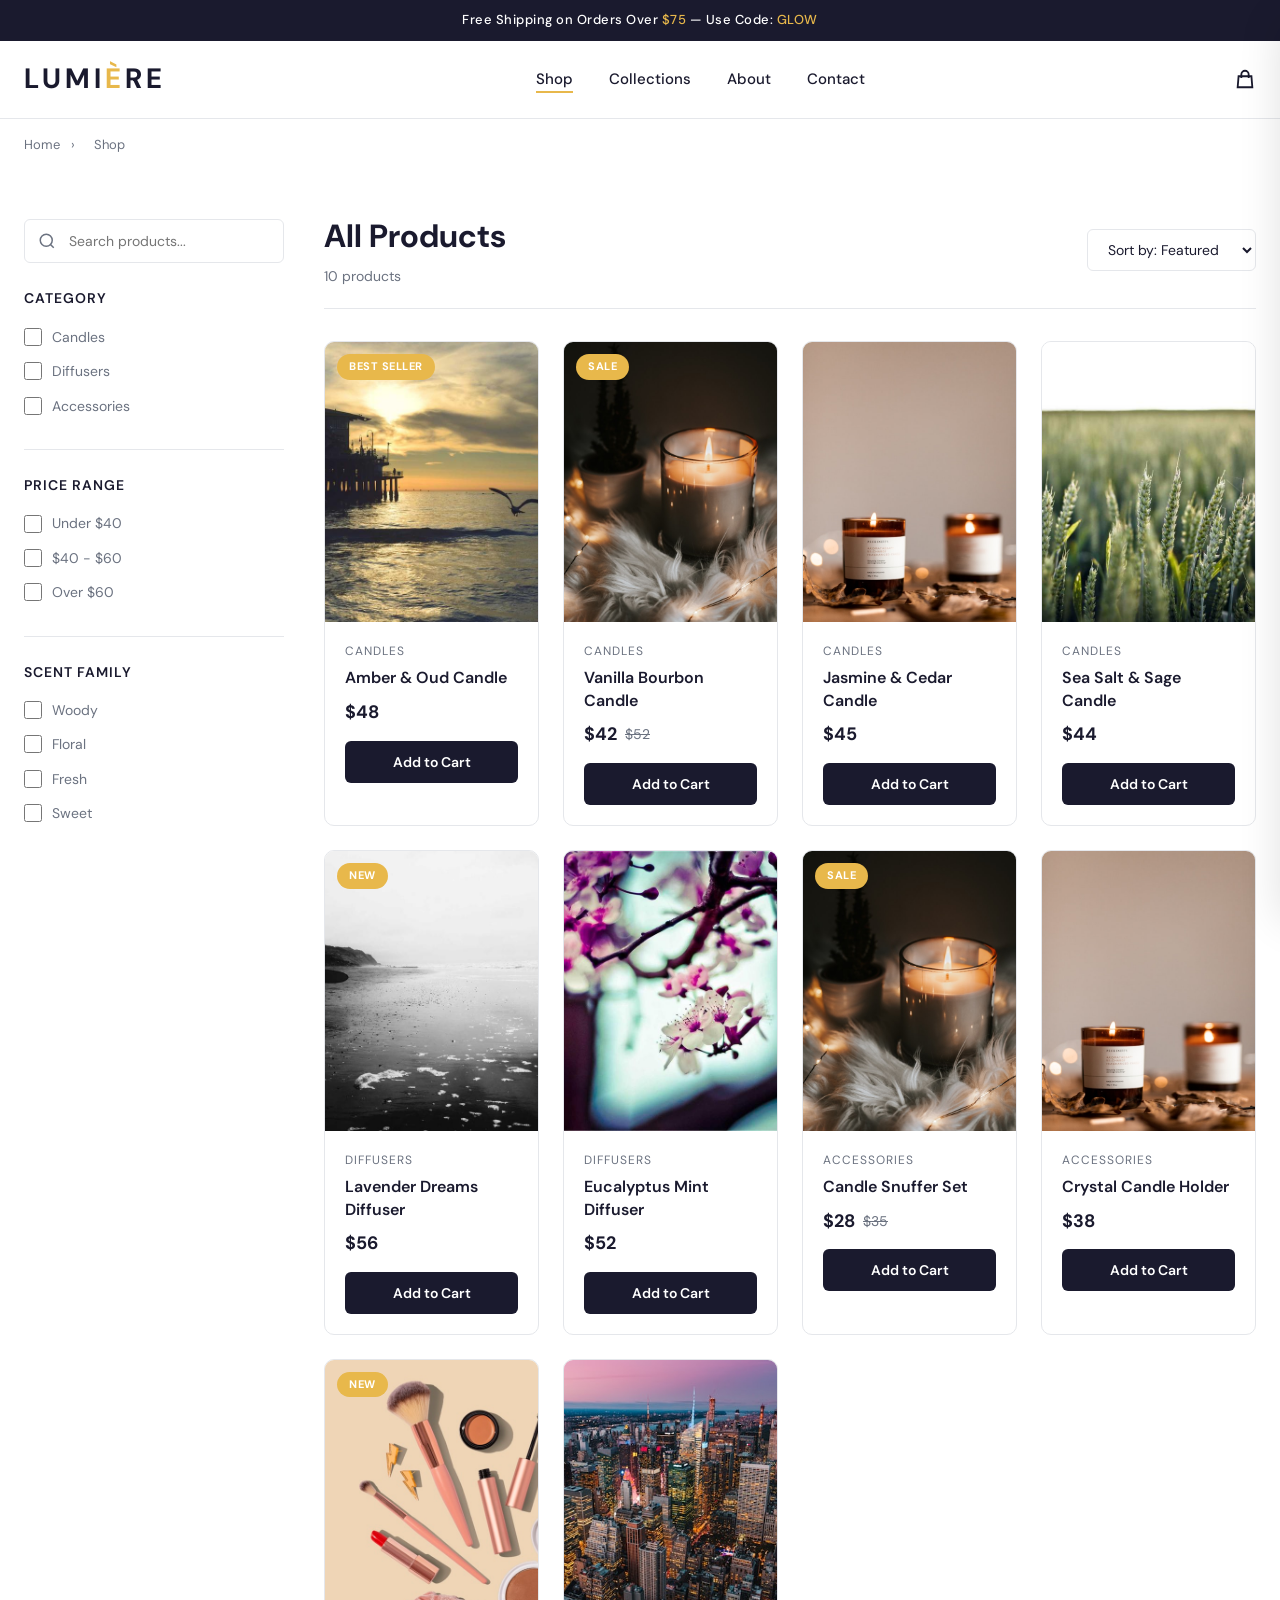
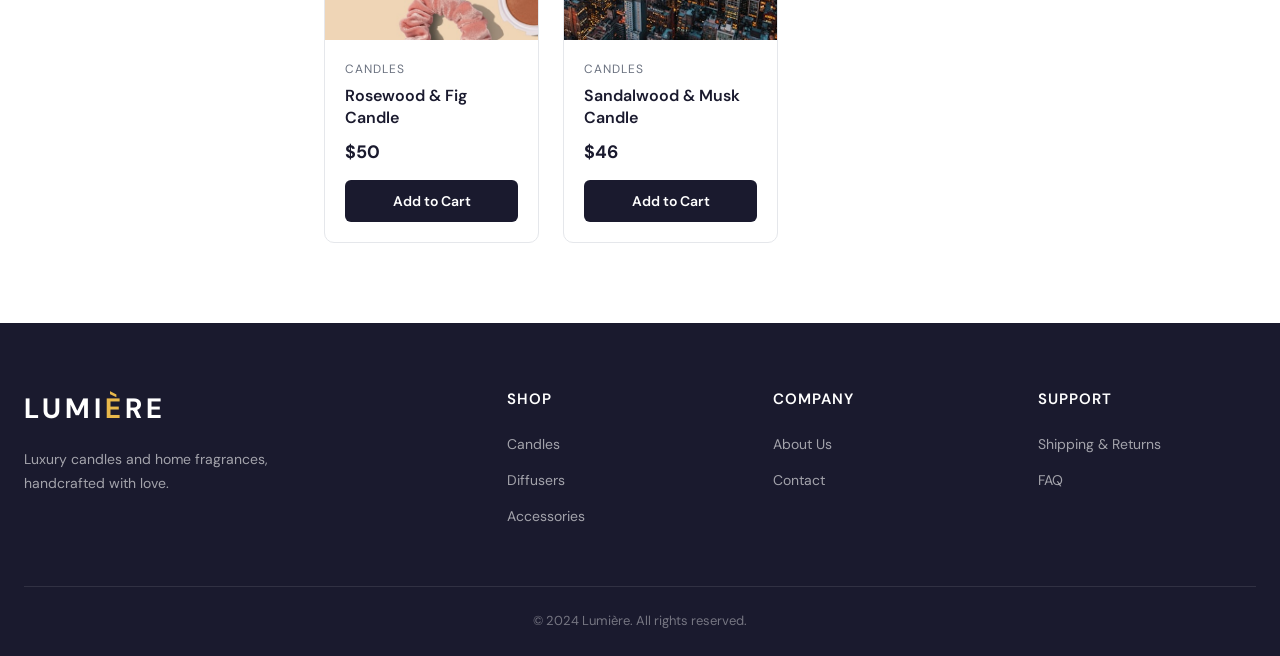
<file: shop.html>
<!DOCTYPE html>
<html lang="en">
<head>
  <meta charset="UTF-8">
  <meta name="viewport" content="width=device-width, initial-scale=1.0">
  <title>Shop - LUMIÈRE</title>
  <link rel="stylesheet" href="css/style.css">
  <link rel="icon" href="data:image/svg+xml,<svg xmlns='http://www.w3.org/2000/svg' viewBox='0 0 100 100'><text y='.9em' font-size='90'>🕯️</text></svg>">
</head>
<body>
  <!-- Promo Banner -->
  <div class="promo-banner">
    Free Shipping on Orders Over <span>$75</span> — Use Code: <span>GLOW</span>
  </div>

  <!-- Header -->
  <header class="header">
    <nav class="navbar">
      <a href="index.html" class="logo">LUMI<span>È</span>RE</a>
      <ul class="nav-links">
        <li><a href="shop.html" class="active">Shop</a></li>
        <li><a href="shop.html?category=candles">Collections</a></li>
        <li><a href="about.html">About</a></li>
        <li><a href="contact.html">Contact</a></li>
      </ul>
      <div class="nav-actions">
        <button class="cart-btn" onclick="toggleCart()">
          <svg viewBox="0 0 24 24" fill="none" stroke="currentColor" stroke-width="2">
            <path d="M16 11V7a4 4 0 00-8 0v4M5 9h14l1 12H4L5 9z"/>
          </svg>
          <span class="cart-count hidden">0</span>
        </button>
        <button class="mobile-menu-btn" aria-label="Menu">
          <span></span><span></span><span></span>
        </button>
      </div>
    </nav>
  </header>

  <!-- Shop Content -->
  <div class="container">
    <div class="breadcrumb">
      <a href="index.html">Home</a> <span>›</span> <span>Shop</span>
    </div>

    <div class="shop-layout">
      <!-- Sidebar Filters -->
      <aside class="shop-filters">
        <div class="search-bar">
          <svg viewBox="0 0 24 24" fill="none" stroke="currentColor" stroke-width="2">
            <circle cx="11" cy="11" r="8"/><path d="M21 21l-4.35-4.35"/>
          </svg>
          <input type="text" id="shop-search" placeholder="Search products...">
        </div>

        <div class="filter-group">
          <h4>Category</h4>
          <label><input type="checkbox" class="filter-category" value="candles"> Candles</label>
          <label><input type="checkbox" class="filter-category" value="diffusers"> Diffusers</label>
          <label><input type="checkbox" class="filter-category" value="accessories"> Accessories</label>
        </div>

        <div class="filter-divider"></div>

        <div class="filter-group">
          <h4>Price Range</h4>
          <label><input type="checkbox" class="filter-price" value="0-40"> Under $40</label>
          <label><input type="checkbox" class="filter-price" value="40-60"> $40 - $60</label>
          <label><input type="checkbox" class="filter-price" value="60+"> Over $60</label>
        </div>

        <div class="filter-divider"></div>

        <div class="filter-group">
          <h4>Scent Family</h4>
          <label><input type="checkbox" class="filter-scent" value="woody"> Woody</label>
          <label><input type="checkbox" class="filter-scent" value="floral"> Floral</label>
          <label><input type="checkbox" class="filter-scent" value="fresh"> Fresh</label>
          <label><input type="checkbox" class="filter-scent" value="sweet"> Sweet</label>
        </div>
      </aside>

      <!-- Products -->
      <div>
        <div class="shop-header">
          <div>
            <h1>All Products</h1>
            <span id="product-count">10 products</span>
          </div>
          <select class="sort-select" id="sort-select">
            <option value="featured">Sort by: Featured</option>
            <option value="price-low">Price: Low to High</option>
            <option value="price-high">Price: High to Low</option>
            <option value="newest">Newest</option>
          </select>
        </div>
        <div class="products-grid" id="products-grid"></div>
      </div>
    </div>
  </div>

  <!-- Footer -->
  <footer class="footer">
    <div class="container">
      <div class="footer-grid">
        <div class="footer-brand">
          <a href="index.html" class="logo">LUMI<span>È</span>RE</a>
          <p>Luxury candles and home fragrances, handcrafted with love.</p>
        </div>
        <div>
          <h4>Shop</h4>
          <ul>
            <li><a href="shop.html?category=candles">Candles</a></li>
            <li><a href="shop.html?category=diffusers">Diffusers</a></li>
            <li><a href="shop.html?category=accessories">Accessories</a></li>
          </ul>
        </div>
        <div>
          <h4>Company</h4>
          <ul>
            <li><a href="about.html">About Us</a></li>
            <li><a href="contact.html">Contact</a></li>
          </ul>
        </div>
        <div>
          <h4>Support</h4>
          <ul>
            <li><a href="#">Shipping & Returns</a></li>
            <li><a href="#">FAQ</a></li>
          </ul>
        </div>
      </div>
      <div class="footer-bottom">
        <p>&copy; 2024 Lumière. All rights reserved.</p>
      </div>
    </div>
  </footer>

  <!-- Cart Sidebar -->
  <div class="cart-overlay" id="cart-overlay" onclick="toggleCart()"></div>
  <div class="cart-sidebar" id="cart-sidebar">
    <div class="cart-header">
      <h3>Your Cart</h3>
      <button class="cart-close" onclick="toggleCart()">✕</button>
    </div>
    <div class="cart-items" id="cart-items"></div>
    <div class="cart-footer" id="cart-footer" style="display:none;">
      <div class="cart-subtotal"><span>Subtotal</span><span id="cart-subtotal">$0.00</span></div>
      <div class="cart-total"><span>Total</span><span id="cart-total">$0.00</span></div>
      <button class="checkout-btn" onclick="showToast('Checkout coming soon!', 'success')">Proceed to Checkout</button>
    </div>
  </div>

  <!-- Toast Container -->
  <div class="toast-container" id="toast-container"></div>

  <script src="js/main.js"></script>
</body>
</html>
</file>
<file: css/style.css>
/* ============================================
   LUMIÈRE - Design System
   ============================================ */

@import url('https://fonts.googleapis.com/css2?family=DM+Sans:ital,opsz,wght@0,9..40,300;0,9..40,400;0,9..40,500;0,9..40,600;0,9..40,700;1,9..40,400&display=swap');

/* Design Tokens */
:root {
  --color-primary: #1A1A2E;
  --color-secondary: #E8B84B;
  --color-bg: #FFFFFF;
  --color-bg-alt: #F9FAFB;
  --color-text: #1A1A2E;
  --color-text-light: #6B7280;
  --color-border: #E5E7EB;
  --color-success: #10B981;
  --color-error: #EF4444;
  --font-family: 'DM Sans', sans-serif;
  --shadow-sm: 0 1px 2px rgba(0,0,0,0.05);
  --shadow-md: 0 4px 6px rgba(0,0,0,0.07);
  --shadow-lg: 0 10px 25px rgba(0,0,0,0.1);
  --shadow-xl: 0 20px 40px rgba(0,0,0,0.12);
  --radius-sm: 6px;
  --radius-md: 10px;
  --radius-lg: 16px;
  --transition: 0.3s ease;
  --max-width: 1280px;
}

/* Reset */
*, *::before, *::after { box-sizing: border-box; margin: 0; padding: 0; }

html { scroll-behavior: smooth; }

body {
  font-family: var(--font-family);
  color: var(--color-text);
  background: var(--color-bg);
  line-height: 1.6;
  -webkit-font-smoothing: antialiased;
}

a { text-decoration: none; color: inherit; transition: var(--transition); }
img { max-width: 100%; height: auto; display: block; }
button { cursor: pointer; font-family: var(--font-family); border: none; background: none; }
input, textarea, select { font-family: var(--font-family); }
ul { list-style: none; }

.container {
  max-width: var(--max-width);
  margin: 0 auto;
  padding: 0 24px;
}

/* ============================================
   Promo Banner
   ============================================ */
.promo-banner {
  background: var(--color-primary);
  color: #fff;
  text-align: center;
  padding: 10px 24px;
  font-size: 13px;
  font-weight: 500;
  letter-spacing: 0.5px;
}

.promo-banner span {
  color: var(--color-secondary);
}

/* ============================================
   Header / Navbar
   ============================================ */
.header {
  background: var(--color-bg);
  border-bottom: 1px solid var(--color-border);
  position: sticky;
  top: 0;
  z-index: 100;
}

.navbar {
  display: flex;
  align-items: center;
  justify-content: space-between;
  padding: 16px 24px;
  max-width: var(--max-width);
  margin: 0 auto;
}

.logo {
  font-size: 28px;
  font-weight: 700;
  letter-spacing: 4px;
  color: var(--color-primary);
  text-transform: uppercase;
}

.logo span {
  color: var(--color-secondary);
}

.nav-links {
  display: flex;
  gap: 36px;
  align-items: center;
}

.nav-links a {
  font-size: 15px;
  font-weight: 500;
  color: var(--color-text);
  position: relative;
}

.nav-links a::after {
  content: '';
  position: absolute;
  bottom: -4px;
  left: 0;
  width: 0;
  height: 2px;
  background: var(--color-secondary);
  transition: var(--transition);
}

.nav-links a:hover::after,
.nav-links a.active::after {
  width: 100%;
}

.nav-actions {
  display: flex;
  align-items: center;
  gap: 20px;
}

.nav-actions button {
  color: var(--color-text);
  font-size: 14px;
}

.cart-btn {
  position: relative;
  display: flex;
  align-items: center;
  gap: 6px;
  font-size: 15px;
  font-weight: 500;
}

.cart-btn svg { width: 22px; height: 22px; }

.cart-count {
  position: absolute;
  top: -8px;
  right: -10px;
  background: var(--color-secondary);
  color: #fff;
  font-size: 11px;
  font-weight: 700;
  width: 20px;
  height: 20px;
  border-radius: 50%;
  display: flex;
  align-items: center;
  justify-content: center;
}

.cart-count.hidden { display: none; }

.mobile-menu-btn {
  display: none;
  flex-direction: column;
  gap: 5px;
  padding: 4px;
}

.mobile-menu-btn span {
  display: block;
  width: 24px;
  height: 2px;
  background: var(--color-text);
  transition: var(--transition);
}

/* ============================================
   Hero Section
   ============================================ */
.hero {
  display: grid;
  grid-template-columns: 1fr 1fr;
  min-height: 600px;
  background: var(--color-bg-alt);
  overflow: hidden;
}

.hero-content {
  display: flex;
  flex-direction: column;
  justify-content: center;
  padding: 80px 60px;
}

.hero-badge {
  display: inline-block;
  background: rgba(232,184,75,0.15);
  color: var(--color-secondary);
  font-size: 13px;
  font-weight: 600;
  padding: 6px 16px;
  border-radius: 20px;
  margin-bottom: 24px;
  width: fit-content;
  letter-spacing: 1px;
  text-transform: uppercase;
}

.hero h1 {
  font-size: 52px;
  font-weight: 700;
  line-height: 1.15;
  margin-bottom: 20px;
  color: var(--color-primary);
}

.hero h1 span {
  color: var(--color-secondary);
}

.hero p {
  font-size: 17px;
  color: var(--color-text-light);
  margin-bottom: 36px;
  max-width: 440px;
  line-height: 1.7;
}

.hero-buttons {
  display: flex;
  gap: 16px;
}

.hero-image {
  position: relative;
  overflow: hidden;
}

.hero-image img {
  width: 100%;
  height: 100%;
  object-fit: cover;
}

/* ============================================
   Buttons
   ============================================ */
.btn {
  display: inline-flex;
  align-items: center;
  justify-content: center;
  gap: 8px;
  padding: 14px 32px;
  border-radius: var(--radius-sm);
  font-size: 15px;
  font-weight: 600;
  transition: var(--transition);
  letter-spacing: 0.3px;
}

.btn-primary {
  background: var(--color-primary);
  color: #fff;
}

.btn-primary:hover {
  background: #2a2a4a;
  transform: translateY(-1px);
  box-shadow: var(--shadow-md);
}

.btn-secondary {
  background: var(--color-secondary);
  color: #fff;
}

.btn-secondary:hover {
  background: #d4a540;
  transform: translateY(-1px);
  box-shadow: var(--shadow-md);
}

.btn-outline {
  border: 2px solid var(--color-primary);
  color: var(--color-primary);
  background: transparent;
}

.btn-outline:hover {
  background: var(--color-primary);
  color: #fff;
}

.btn-sm {
  padding: 10px 20px;
  font-size: 13px;
}

/* ============================================
   Section Styles
   ============================================ */
.section {
  padding: 80px 0;
}

.section-header {
  text-align: center;
  margin-bottom: 48px;
}

.section-header h2 {
  font-size: 36px;
  font-weight: 700;
  margin-bottom: 12px;
}

.section-header p {
  font-size: 16px;
  color: var(--color-text-light);
  max-width: 500px;
  margin: 0 auto;
}

.section-label {
  font-size: 13px;
  font-weight: 600;
  color: var(--color-secondary);
  text-transform: uppercase;
  letter-spacing: 2px;
  margin-bottom: 8px;
}

/* ============================================
   Category Cards
   ============================================ */
.categories-grid {
  display: grid;
  grid-template-columns: repeat(3, 1fr);
  gap: 24px;
}

.category-card {
  position: relative;
  border-radius: var(--radius-lg);
  overflow: hidden;
  height: 320px;
  cursor: pointer;
}

.category-card img {
  width: 100%;
  height: 100%;
  object-fit: cover;
  transition: transform 0.5s ease;
}

.category-card:hover img {
  transform: scale(1.08);
}

.category-overlay {
  position: absolute;
  inset: 0;
  background: linear-gradient(to top, rgba(26,26,46,0.8) 0%, rgba(26,26,46,0.1) 60%);
  display: flex;
  flex-direction: column;
  justify-content: flex-end;
  padding: 32px;
  transition: var(--transition);
}

.category-card:hover .category-overlay {
  background: linear-gradient(to top, rgba(26,26,46,0.9) 0%, rgba(26,26,46,0.2) 60%);
}

.category-overlay h3 {
  color: #fff;
  font-size: 24px;
  font-weight: 700;
  margin-bottom: 4px;
}

.category-overlay p {
  color: rgba(255,255,255,0.7);
  font-size: 14px;
}

/* ============================================
   Product Cards
   ============================================ */
.products-grid {
  display: grid;
  grid-template-columns: repeat(4, 1fr);
  gap: 24px;
}

.product-card {
  background: var(--color-bg);
  border-radius: var(--radius-md);
  overflow: hidden;
  transition: var(--transition);
  border: 1px solid var(--color-border);
}

.product-card:hover {
  transform: translateY(-4px);
  box-shadow: var(--shadow-lg);
}

.product-image {
  position: relative;
  height: 280px;
  overflow: hidden;
  background: var(--color-bg-alt);
}

.product-image img {
  width: 100%;
  height: 100%;
  object-fit: cover;
  transition: transform 0.5s ease;
}

.product-card:hover .product-image img {
  transform: scale(1.06);
}

.product-quickview {
  position: absolute;
  bottom: 12px;
  left: 50%;
  transform: translateX(-50%) translateY(20px);
  opacity: 0;
  background: var(--color-primary);
  color: #fff;
  padding: 10px 24px;
  border-radius: var(--radius-sm);
  font-size: 13px;
  font-weight: 600;
  transition: var(--transition);
  white-space: nowrap;
}

.product-card:hover .product-quickview {
  opacity: 1;
  transform: translateX(-50%) translateY(0);
}

.product-badge {
  position: absolute;
  top: 12px;
  left: 12px;
  background: var(--color-secondary);
  color: #fff;
  font-size: 11px;
  font-weight: 700;
  padding: 4px 12px;
  border-radius: 20px;
  text-transform: uppercase;
  letter-spacing: 0.5px;
}

.product-info {
  padding: 20px;
}

.product-category {
  font-size: 12px;
  color: var(--color-text-light);
  text-transform: uppercase;
  letter-spacing: 1px;
  margin-bottom: 6px;
}

.product-name {
  font-size: 16px;
  font-weight: 600;
  margin-bottom: 8px;
  line-height: 1.4;
}

.product-name a:hover {
  color: var(--color-secondary);
}

.product-price {
  display: flex;
  align-items: center;
  gap: 8px;
  margin-bottom: 14px;
}

.price-current {
  font-size: 18px;
  font-weight: 700;
  color: var(--color-primary);
}

.price-original {
  font-size: 14px;
  color: var(--color-text-light);
  text-decoration: line-through;
}

.add-to-cart-btn {
  width: 100%;
  padding: 12px;
  background: var(--color-primary);
  color: #fff;
  border-radius: var(--radius-sm);
  font-size: 14px;
  font-weight: 600;
  transition: var(--transition);
}

.add-to-cart-btn:hover {
  background: #2a2a4a;
}

/* ============================================
   Features
   ============================================ */
.features-grid {
  display: grid;
  grid-template-columns: repeat(3, 1fr);
  gap: 32px;
}

.feature-card {
  text-align: center;
  padding: 40px 24px;
  background: var(--color-bg);
  border-radius: var(--radius-lg);
  border: 1px solid var(--color-border);
  transition: var(--transition);
}

.feature-card:hover {
  box-shadow: var(--shadow-md);
  border-color: var(--color-secondary);
}

.feature-icon {
  width: 64px;
  height: 64px;
  margin: 0 auto 20px;
  background: rgba(232,184,75,0.12);
  border-radius: 50%;
  display: flex;
  align-items: center;
  justify-content: center;
  font-size: 28px;
}

.feature-card h3 {
  font-size: 18px;
  font-weight: 600;
  margin-bottom: 8px;
}

.feature-card p {
  font-size: 14px;
  color: var(--color-text-light);
  line-height: 1.6;
}

/* ============================================
   About Preview
   ============================================ */
.about-preview {
  display: grid;
  grid-template-columns: 1fr 1fr;
  gap: 60px;
  align-items: center;
  background: var(--color-bg-alt);
  padding: 80px 0;
}

.about-preview-image {
  border-radius: var(--radius-lg);
  overflow: hidden;
  height: 500px;
}

.about-preview-image img {
  width: 100%;
  height: 100%;
  object-fit: cover;
}

.about-preview-content h2 {
  font-size: 36px;
  font-weight: 700;
  margin-bottom: 16px;
}

.about-preview-content p {
  color: var(--color-text-light);
  margin-bottom: 24px;
  line-height: 1.8;
}

/* ============================================
   Newsletter
   ============================================ */
.newsletter {
  background: var(--color-primary);
  padding: 64px 0;
  text-align: center;
}

.newsletter h2 {
  font-size: 32px;
  font-weight: 700;
  color: #fff;
  margin-bottom: 8px;
}

.newsletter p {
  color: rgba(255,255,255,0.6);
  margin-bottom: 32px;
}

.newsletter-form {
  display: flex;
  max-width: 480px;
  margin: 0 auto;
  gap: 12px;
}

.newsletter-form input {
  flex: 1;
  padding: 14px 20px;
  border-radius: var(--radius-sm);
  border: 1px solid rgba(255,255,255,0.2);
  background: rgba(255,255,255,0.1);
  color: #fff;
  font-size: 15px;
}

.newsletter-form input::placeholder { color: rgba(255,255,255,0.5); }

.newsletter-form button {
  padding: 14px 28px;
  background: var(--color-secondary);
  color: #fff;
  border-radius: var(--radius-sm);
  font-weight: 600;
  font-size: 15px;
  transition: var(--transition);
}

.newsletter-form button:hover {
  background: #d4a540;
}

/* ============================================
   Footer
   ============================================ */
.footer {
  background: var(--color-primary);
  color: #fff;
  padding: 64px 0 0;
}

.footer-grid {
  display: grid;
  grid-template-columns: 2fr 1fr 1fr 1fr;
  gap: 48px;
  margin-bottom: 48px;
}

.footer-brand .logo {
  color: #fff;
  margin-bottom: 16px;
  display: inline-block;
}

.footer-brand p {
  color: rgba(255,255,255,0.6);
  font-size: 14px;
  line-height: 1.7;
  max-width: 300px;
}

.footer h4 {
  font-size: 15px;
  font-weight: 600;
  margin-bottom: 20px;
  text-transform: uppercase;
  letter-spacing: 1px;
}

.footer ul li {
  margin-bottom: 10px;
}

.footer ul a {
  color: rgba(255,255,255,0.6);
  font-size: 14px;
}

.footer ul a:hover {
  color: var(--color-secondary);
}

.footer-bottom {
  border-top: 1px solid rgba(255,255,255,0.1);
  padding: 24px 0;
  text-align: center;
  color: rgba(255,255,255,0.4);
  font-size: 13px;
}

/* ============================================
   Cart Sidebar
   ============================================ */
.cart-overlay {
  position: fixed;
  inset: 0;
  background: rgba(0,0,0,0.5);
  z-index: 999;
  opacity: 0;
  visibility: hidden;
  transition: var(--transition);
}

.cart-overlay.open {
  opacity: 1;
  visibility: visible;
}

.cart-sidebar {
  position: fixed;
  top: 0;
  right: -420px;
  width: 420px;
  height: 100vh;
  background: var(--color-bg);
  z-index: 1000;
  transition: 0.4s cubic-bezier(0.4, 0, 0.2, 1);
  display: flex;
  flex-direction: column;
  box-shadow: var(--shadow-xl);
}

.cart-sidebar.open {
  right: 0;
}

.cart-header {
  display: flex;
  align-items: center;
  justify-content: space-between;
  padding: 24px;
  border-bottom: 1px solid var(--color-border);
}

.cart-header h3 {
  font-size: 20px;
  font-weight: 700;
}

.cart-close {
  width: 36px;
  height: 36px;
  display: flex;
  align-items: center;
  justify-content: center;
  border-radius: 50%;
  font-size: 20px;
  color: var(--color-text);
  transition: var(--transition);
}

.cart-close:hover {
  background: var(--color-bg-alt);
}

.cart-items {
  flex: 1;
  overflow-y: auto;
  padding: 24px;
}

.cart-empty {
  text-align: center;
  padding: 60px 0;
  color: var(--color-text-light);
}

.cart-empty svg { width: 64px; height: 64px; margin: 0 auto 16px; opacity: 0.3; }
.cart-empty p { font-size: 16px; margin-bottom: 20px; }

.cart-item {
  display: flex;
  gap: 16px;
  padding: 16px 0;
  border-bottom: 1px solid var(--color-border);
}

.cart-item:last-child { border-bottom: none; }

.cart-item-image {
  width: 80px;
  height: 80px;
  border-radius: var(--radius-sm);
  overflow: hidden;
  flex-shrink: 0;
  background: var(--color-bg-alt);
}

.cart-item-image img {
  width: 100%;
  height: 100%;
  object-fit: cover;
}

.cart-item-details {
  flex: 1;
  min-width: 0;
}

.cart-item-name {
  font-size: 15px;
  font-weight: 600;
  margin-bottom: 4px;
}

.cart-item-variant {
  font-size: 13px;
  color: var(--color-text-light);
  margin-bottom: 10px;
}

.cart-item-bottom {
  display: flex;
  align-items: center;
  justify-content: space-between;
}

.cart-item-price {
  font-size: 16px;
  font-weight: 700;
}

.quantity-control {
  display: flex;
  align-items: center;
  border: 1px solid var(--color-border);
  border-radius: var(--radius-sm);
  overflow: hidden;
}

.quantity-control button {
  width: 32px;
  height: 32px;
  display: flex;
  align-items: center;
  justify-content: center;
  font-size: 16px;
  color: var(--color-text);
  transition: var(--transition);
}

.quantity-control button:hover {
  background: var(--color-bg-alt);
}

.quantity-control span {
  width: 36px;
  text-align: center;
  font-size: 14px;
  font-weight: 600;
}

.cart-item-remove {
  color: var(--color-text-light);
  font-size: 12px;
  margin-top: 8px;
  transition: var(--transition);
}

.cart-item-remove:hover {
  color: var(--color-error);
}

.cart-footer {
  padding: 24px;
  border-top: 1px solid var(--color-border);
  background: var(--color-bg-alt);
}

.cart-subtotal {
  display: flex;
  justify-content: space-between;
  margin-bottom: 8px;
  font-size: 15px;
}

.cart-total {
  display: flex;
  justify-content: space-between;
  font-size: 18px;
  font-weight: 700;
  margin-bottom: 20px;
  padding-top: 12px;
  border-top: 1px solid var(--color-border);
}

.checkout-btn {
  width: 100%;
  padding: 16px;
  background: var(--color-primary);
  color: #fff;
  border-radius: var(--radius-sm);
  font-size: 16px;
  font-weight: 600;
  transition: var(--transition);
}

.checkout-btn:hover {
  background: #2a2a4a;
}

/* ============================================
   Toast Notification
   ============================================ */
.toast-container {
  position: fixed;
  bottom: 24px;
  right: 24px;
  z-index: 2000;
  display: flex;
  flex-direction: column;
  gap: 8px;
}

.toast {
  background: var(--color-primary);
  color: #fff;
  padding: 14px 24px;
  border-radius: var(--radius-sm);
  font-size: 14px;
  font-weight: 500;
  box-shadow: var(--shadow-lg);
  transform: translateX(120%);
  transition: 0.4s cubic-bezier(0.4, 0, 0.2, 1);
  display: flex;
  align-items: center;
  gap: 10px;
}

.toast.show {
  transform: translateX(0);
}

.toast.success { border-left: 4px solid var(--color-success); }
.toast.error { border-left: 4px solid var(--color-error); }

/* ============================================
   Shop Page
   ============================================ */
.shop-layout {
  display: grid;
  grid-template-columns: 260px 1fr;
  gap: 40px;
  padding: 40px 0 80px;
}

.shop-header {
  display: flex;
  align-items: center;
  justify-content: space-between;
  margin-bottom: 32px;
  padding-bottom: 20px;
  border-bottom: 1px solid var(--color-border);
}

.shop-header h1 {
  font-size: 32px;
  font-weight: 700;
}

.shop-header span {
  font-size: 14px;
  color: var(--color-text-light);
}

.sort-select {
  padding: 10px 16px;
  border: 1px solid var(--color-border);
  border-radius: var(--radius-sm);
  font-size: 14px;
  color: var(--color-text);
  background: var(--color-bg);
}

.filter-group {
  margin-bottom: 32px;
}

.filter-group h4 {
  font-size: 14px;
  font-weight: 600;
  text-transform: uppercase;
  letter-spacing: 1px;
  margin-bottom: 16px;
  color: var(--color-text);
}

.filter-group label {
  display: flex;
  align-items: center;
  gap: 10px;
  margin-bottom: 12px;
  font-size: 14px;
  color: var(--color-text-light);
  cursor: pointer;
  transition: var(--transition);
}

.filter-group label:hover {
  color: var(--color-text);
}

.filter-group input[type="checkbox"] {
  width: 18px;
  height: 18px;
  accent-color: var(--color-secondary);
}

.filter-group input[type="radio"] {
  width: 18px;
  height: 18px;
  accent-color: var(--color-secondary);
}

.shop-filters {
  padding-top: 8px;
}

.filter-divider {
  height: 1px;
  background: var(--color-border);
  margin-bottom: 24px;
}

/* ============================================
   Product Detail Page
   ============================================ */
.product-detail {
  display: grid;
  grid-template-columns: 1fr 1fr;
  gap: 60px;
  padding: 48px 0 80px;
}

.product-detail-image {
  border-radius: var(--radius-lg);
  overflow: hidden;
  background: var(--color-bg-alt);
  height: 560px;
}

.product-detail-image img {
  width: 100%;
  height: 100%;
  object-fit: cover;
}

.product-detail-info h1 {
  font-size: 32px;
  font-weight: 700;
  margin-bottom: 8px;
}

.product-detail-price {
  font-size: 28px;
  font-weight: 700;
  color: var(--color-primary);
  margin-bottom: 16px;
}

.product-detail-desc {
  color: var(--color-text-light);
  line-height: 1.8;
  margin-bottom: 28px;
}

.product-options {
  margin-bottom: 28px;
}

.option-label {
  font-size: 14px;
  font-weight: 600;
  margin-bottom: 10px;
  display: block;
}

.size-options {
  display: flex;
  gap: 10px;
  flex-wrap: wrap;
}

.size-btn {
  padding: 10px 20px;
  border: 2px solid var(--color-border);
  border-radius: var(--radius-sm);
  font-size: 14px;
  font-weight: 500;
  transition: var(--transition);
}

.size-btn.active,
.size-btn:hover {
  border-color: var(--color-primary);
  background: var(--color-primary);
  color: #fff;
}

.quantity-selector {
  display: flex;
  align-items: center;
  gap: 16px;
  margin-bottom: 28px;
}

.qty-control {
  display: flex;
  align-items: center;
  border: 2px solid var(--color-border);
  border-radius: var(--radius-sm);
}

.qty-control button {
  width: 44px;
  height: 44px;
  display: flex;
  align-items: center;
  justify-content: center;
  font-size: 20px;
  transition: var(--transition);
}

.qty-control button:hover {
  background: var(--color-bg-alt);
}

.qty-control span {
  width: 48px;
  text-align: center;
  font-size: 16px;
  font-weight: 600;
}

.detail-add-cart {
  display: flex;
  gap: 16px;
  margin-bottom: 32px;
}

.detail-add-cart .btn {
  flex: 1;
}

.product-meta {
  border-top: 1px solid var(--color-border);
  padding-top: 24px;
}

.product-meta p {
  font-size: 14px;
  color: var(--color-text-light);
  margin-bottom: 6px;
}

.product-meta strong {
  color: var(--color-text);
}

/* Product Tabs */
.product-tabs {
  padding: 60px 0;
  border-top: 1px solid var(--color-border);
}

.tab-buttons {
  display: flex;
  gap: 0;
  border-bottom: 2px solid var(--color-border);
  margin-bottom: 32px;
}

.tab-btn {
  padding: 14px 28px;
  font-size: 15px;
  font-weight: 600;
  color: var(--color-text-light);
  border-bottom: 2px solid transparent;
  margin-bottom: -2px;
  transition: var(--transition);
}

.tab-btn.active {
  color: var(--color-primary);
  border-bottom-color: var(--color-secondary);
}

.tab-content {
  display: none;
  color: var(--color-text-light);
  line-height: 1.8;
}

.tab-content.active { display: block; }

/* Related Products */
.related-products {
  padding: 60px 0;
  background: var(--color-bg-alt);
}

/* ============================================
   About Page
   ============================================ */
.about-hero {
  text-align: center;
  padding: 80px 0 60px;
  background: var(--color-bg-alt);
}

.about-hero h1 {
  font-size: 48px;
  font-weight: 700;
  margin-bottom: 16px;
}

.about-hero p {
  font-size: 18px;
  color: var(--color-text-light);
  max-width: 600px;
  margin: 0 auto;
}

.about-story {
  display: grid;
  grid-template-columns: 1fr 1fr;
  gap: 60px;
  align-items: center;
  padding: 80px 0;
}

.about-story-image {
  border-radius: var(--radius-lg);
  overflow: hidden;
  height: 450px;
}

.about-story-image img {
  width: 100%;
  height: 100%;
  object-fit: cover;
}

.about-story h2 {
  font-size: 36px;
  font-weight: 700;
  margin-bottom: 16px;
}

.about-story p {
  color: var(--color-text-light);
  line-height: 1.8;
  margin-bottom: 16px;
}

.process-grid {
  display: grid;
  grid-template-columns: repeat(4, 1fr);
  gap: 32px;
}

.process-card {
  text-align: center;
  padding: 32px 20px;
}

.process-number {
  width: 56px;
  height: 56px;
  border-radius: 50%;
  background: var(--color-secondary);
  color: #fff;
  font-size: 22px;
  font-weight: 700;
  display: flex;
  align-items: center;
  justify-content: center;
  margin: 0 auto 16px;
}

.process-card h3 {
  font-size: 18px;
  font-weight: 600;
  margin-bottom: 8px;
}

.process-card p {
  font-size: 14px;
  color: var(--color-text-light);
  line-height: 1.6;
}

.team-grid {
  display: grid;
  grid-template-columns: repeat(3, 1fr);
  gap: 32px;
}

.team-card {
  text-align: center;
  background: var(--color-bg);
  border-radius: var(--radius-lg);
  overflow: hidden;
  border: 1px solid var(--color-border);
}

.team-avatar {
  height: 260px;
  background: var(--color-bg-alt);
  display: flex;
  align-items: center;
  justify-content: center;
  font-size: 80px;
  color: var(--color-secondary);
}

.team-card h3 {
  font-size: 18px;
  font-weight: 600;
  margin-top: 20px;
}

.team-card .team-role {
  font-size: 14px;
  color: var(--color-secondary);
  margin-bottom: 12px;
}

.team-card p {
  font-size: 14px;
  color: var(--color-text-light);
  padding: 0 24px 24px;
  line-height: 1.6;
}

.sustainability {
  background: var(--color-primary);
  padding: 80px 0;
  text-align: center;
  color: #fff;
}

.sustainability h2 {
  font-size: 36px;
  font-weight: 700;
  margin-bottom: 16px;
}

.sustainability p {
  color: rgba(255,255,255,0.6);
  max-width: 600px;
  margin: 0 auto 40px;
  line-height: 1.8;
}

.sustainability-features {
  display: grid;
  grid-template-columns: repeat(3, 1fr);
  gap: 32px;
  max-width: 900px;
  margin: 0 auto;
}

.sustainability-features .sust-card {
  padding: 32px 24px;
  border: 1px solid rgba(255,255,255,0.15);
  border-radius: var(--radius-md);
}

.sust-card .sust-icon {
  font-size: 36px;
  margin-bottom: 16px;
}

.sust-card h3 {
  font-size: 18px;
  margin-bottom: 8px;
}

.sust-card p {
  font-size: 14px;
  color: rgba(255,255,255,0.5);
  margin-bottom: 0;
}

/* ============================================
   Contact Page
   ============================================ */
.contact-layout {
  display: grid;
  grid-template-columns: 1fr 1fr;
  gap: 60px;
  padding: 60px 0 80px;
}

.contact-form h2 {
  font-size: 32px;
  font-weight: 700;
  margin-bottom: 8px;
}

.contact-form > p {
  color: var(--color-text-light);
  margin-bottom: 32px;
}

.form-group {
  margin-bottom: 20px;
}

.form-group label {
  display: block;
  font-size: 14px;
  font-weight: 600;
  margin-bottom: 8px;
}

.form-group input,
.form-group textarea,
.form-group select {
  width: 100%;
  padding: 14px 16px;
  border: 1px solid var(--color-border);
  border-radius: var(--radius-sm);
  font-size: 15px;
  transition: var(--transition);
  background: var(--color-bg);
}

.form-group input:focus,
.form-group textarea:focus,
.form-group select:focus {
  outline: none;
  border-color: var(--color-secondary);
  box-shadow: 0 0 0 3px rgba(232,184,75,0.1);
}

.form-group textarea {
  resize: vertical;
  min-height: 140px;
}

.form-row {
  display: grid;
  grid-template-columns: 1fr 1fr;
  gap: 16px;
}

.contact-info {
  padding-top: 8px;
}

.contact-info h3 {
  font-size: 24px;
  font-weight: 700;
  margin-bottom: 24px;
}

.info-item {
  display: flex;
  gap: 16px;
  margin-bottom: 28px;
}

.info-icon {
  width: 48px;
  height: 48px;
  background: rgba(232,184,75,0.12);
  border-radius: 50%;
  display: flex;
  align-items: center;
  justify-content: center;
  font-size: 22px;
  flex-shrink: 0;
}

.info-item h4 {
  font-size: 15px;
  font-weight: 600;
  margin-bottom: 4px;
}

.info-item p {
  font-size: 14px;
  color: var(--color-text-light);
}

.faq-section {
  margin-top: 48px;
}

.faq-section h3 {
  font-size: 22px;
  font-weight: 700;
  margin-bottom: 24px;
}

.faq-item {
  border: 1px solid var(--color-border);
  border-radius: var(--radius-md);
  margin-bottom: 12px;
  overflow: hidden;
}

.faq-question {
  width: 100%;
  padding: 18px 20px;
  display: flex;
  justify-content: space-between;
  align-items: center;
  font-size: 15px;
  font-weight: 600;
  text-align: left;
  background: var(--color-bg);
  transition: var(--transition);
}

.faq-question:hover {
  background: var(--color-bg-alt);
}

.faq-question span {
  transition: var(--transition);
  font-size: 20px;
  color: var(--color-text-light);
}

.faq-item.open .faq-question span {
  transform: rotate(45deg);
}

.faq-answer {
  max-height: 0;
  overflow: hidden;
  transition: max-height 0.3s ease;
}

.faq-answer p {
  padding: 0 20px 18px;
  font-size: 14px;
  color: var(--color-text-light);
  line-height: 1.7;
}

.faq-item.open .faq-answer {
  max-height: 200px;
}

/* ============================================
   Page Breadcrumb
   ============================================ */
.breadcrumb {
  padding: 16px 0;
  font-size: 13px;
  color: var(--color-text-light);
}

.breadcrumb a {
  color: var(--color-text-light);
}

.breadcrumb a:hover {
  color: var(--color-secondary);
}

.breadcrumb span {
  margin: 0 8px;
}

/* ============================================
   Search Bar
   ============================================ */
.search-bar {
  position: relative;
  margin-bottom: 24px;
}

.search-bar input {
  width: 100%;
  padding: 12px 16px 12px 44px;
  border: 1px solid var(--color-border);
  border-radius: var(--radius-sm);
  font-size: 14px;
}

.search-bar svg {
  position: absolute;
  left: 14px;
  top: 50%;
  transform: translateY(-50%);
  width: 18px;
  height: 18px;
  color: var(--color-text-light);
}

/* ============================================
   Responsive
   ============================================ */
@media (max-width: 1024px) {
  .hero { grid-template-columns: 1fr; min-height: auto; }
  .hero-image { height: 400px; }
  .hero-content { padding: 60px 40px; }
  .hero h1 { font-size: 40px; }
  .products-grid { grid-template-columns: repeat(2, 1fr); }
  .footer-grid { grid-template-columns: 1fr 1fr; }
  .shop-layout { grid-template-columns: 1fr; }
  .product-detail { grid-template-columns: 1fr; }
  .about-story { grid-template-columns: 1fr; }
  .contact-layout { grid-template-columns: 1fr; }
  .process-grid { grid-template-columns: repeat(2, 1fr); }
}

@media (max-width: 768px) {
  .nav-links { display: none; }
  .mobile-menu-btn { display: flex; }
  .hero h1 { font-size: 32px; }
  .hero-content { padding: 40px 24px; }
  .categories-grid { grid-template-columns: 1fr; }
  .products-grid { grid-template-columns: 1fr; }
  .features-grid { grid-template-columns: 1fr; }
  .hero-buttons { flex-direction: column; }
  .footer-grid { grid-template-columns: 1fr; }
  .about-preview { grid-template-columns: 1fr; padding: 40px 0; }
  .about-preview-content { padding: 0 24px; }
  .sustainability-features { grid-template-columns: 1fr; }
  .team-grid { grid-template-columns: 1fr; }
  .cart-sidebar { width: 100%; right: -100%; }
  .newsletter-form { flex-direction: column; }
  .form-row { grid-template-columns: 1fr; }
  .section { padding: 48px 0; }
  .process-grid { grid-template-columns: 1fr; }
}
</file>
